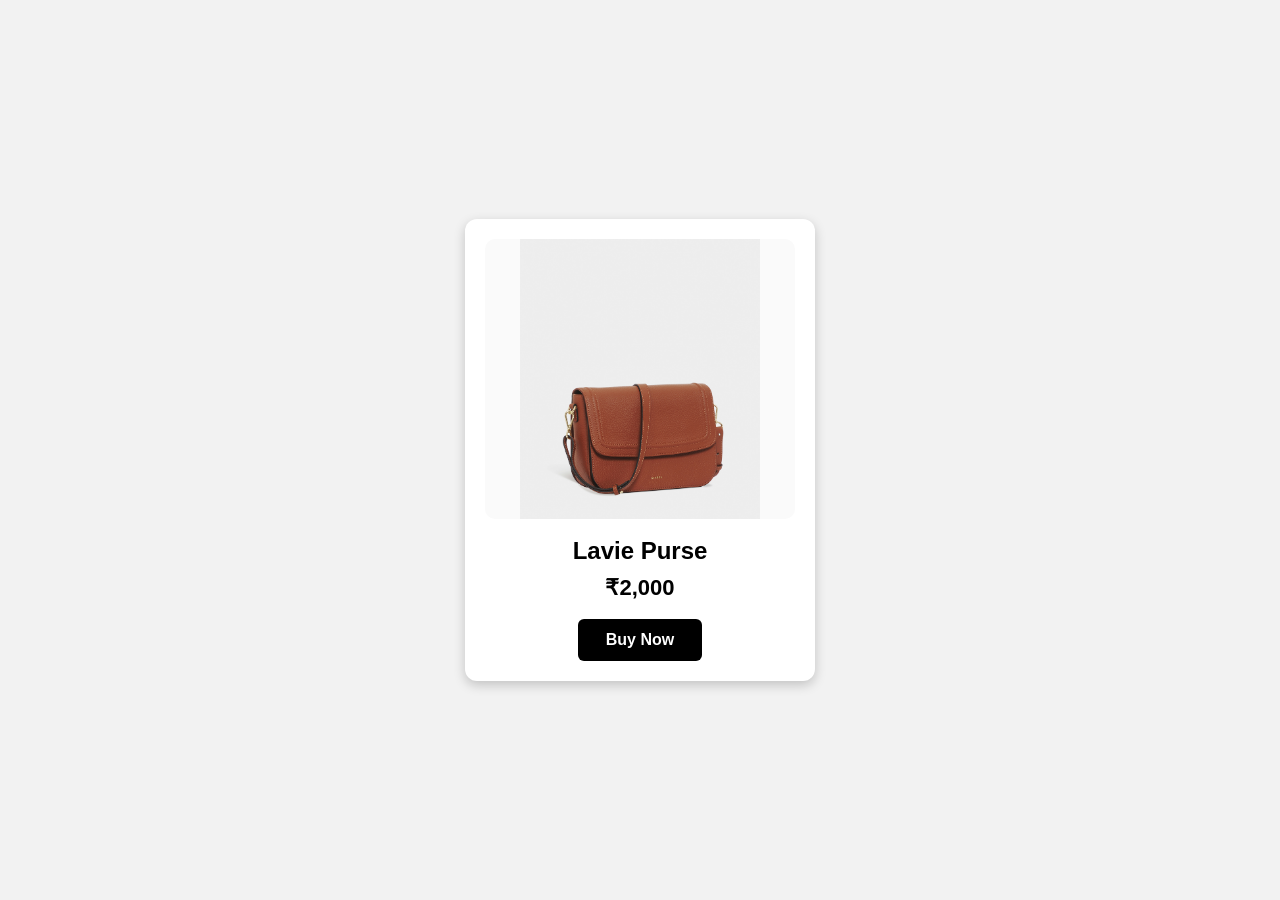
<file: CSS_Cards_task/index.html>
<!DOCTYPE html>
<html lang="en">
<head>
    <meta charset="UTF-8">
    <meta name="viewport" content="width=device-width, initial-scale=1.0">
    <title>Product Card</title>
    <link rel="stylesheet" href="style.css">
</head>
<body>
    <div class="productCard">
        <div class="imageContainer">
            <img src="./purse.jpg" alt="Lavie Purse">
        </div>
        <h2>Lavie Purse</h2>
        <p class="price">₹2,000</p>
        <button>Buy Now</button>
    </div>
</body>
</html>
</file>
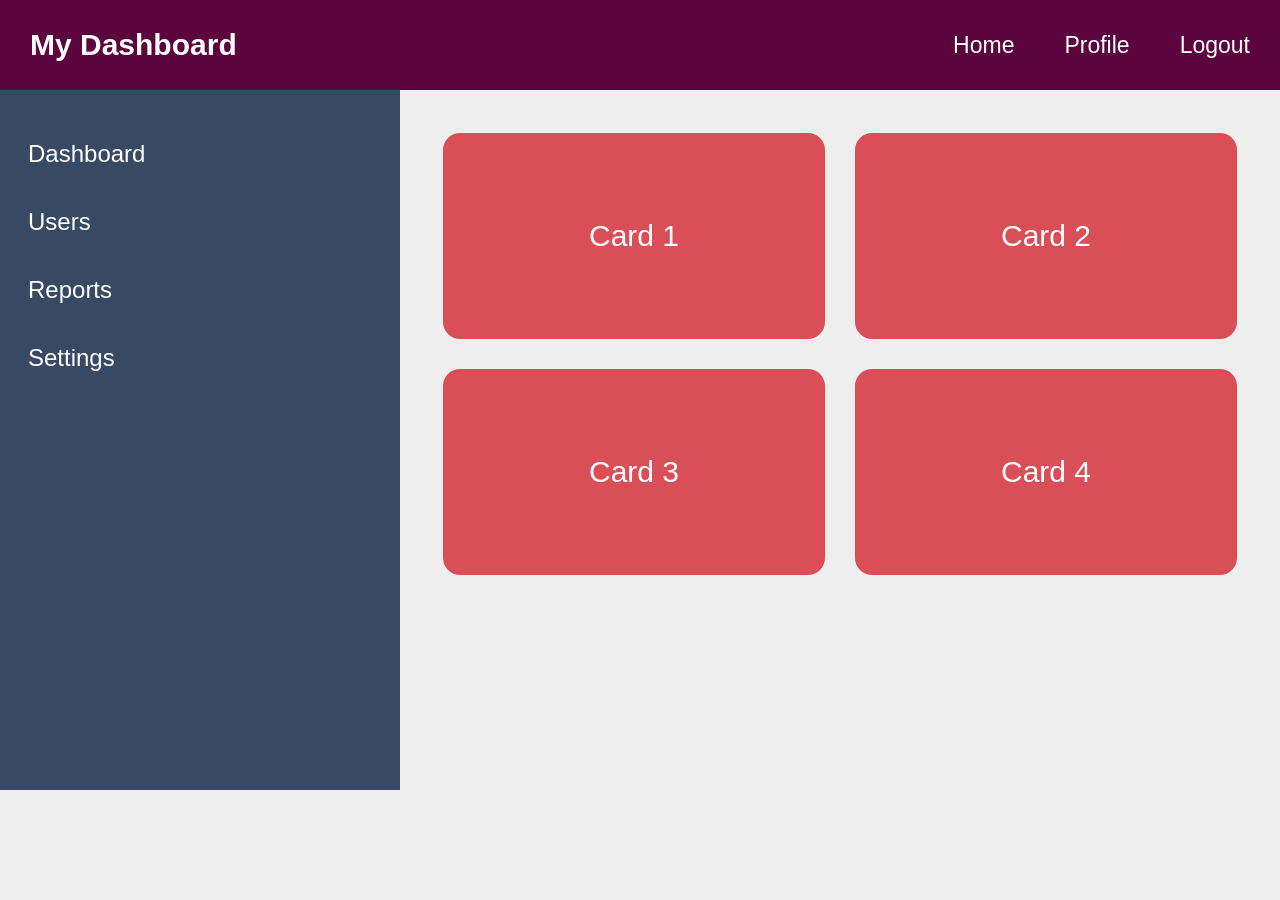
<file: CSS_flexbox_task/index.html>
<!DOCTYPE html>
<html lang="en">
<head>
    <meta charset="UTF-8">
    <meta name="viewport" content="width=device-width, initial-scale=1.0">
    <title>CSS FlexBox</title>
    <link rel="stylesheet" href="style.css">
</head>
<body>
    <!-- Header and Navbar-->
    <div class="header">
        <div class="logo">
            My Dashboard
        </div>
        <div class="navbar">
            <a href="#">Home</a>
            <a href="#">Profile</a>
            <a href="#">Logout</a>
        </div>
    </div>
    <div class="main-container">
        <!-- Sidebar -->
        <div class="sidebar">
            <a href="#">Dashboard</a>
            <a href="#">Users</a>
            <a href="#">Reports</a>
            <a href="#">Settings</a>
        </div>
        <!-- Cards -->
        <div class="content">
            <div class="cards">
                <div class="card">
                    Card 1
                </div>
                <div class="card">
                    Card 2
                </div>
                <div class="card">
                    Card 3
                </div>
                <div class="card">
                    Card 4
                </div>
            </div>
        </div>
    </div>
</body>
</html>
</file>
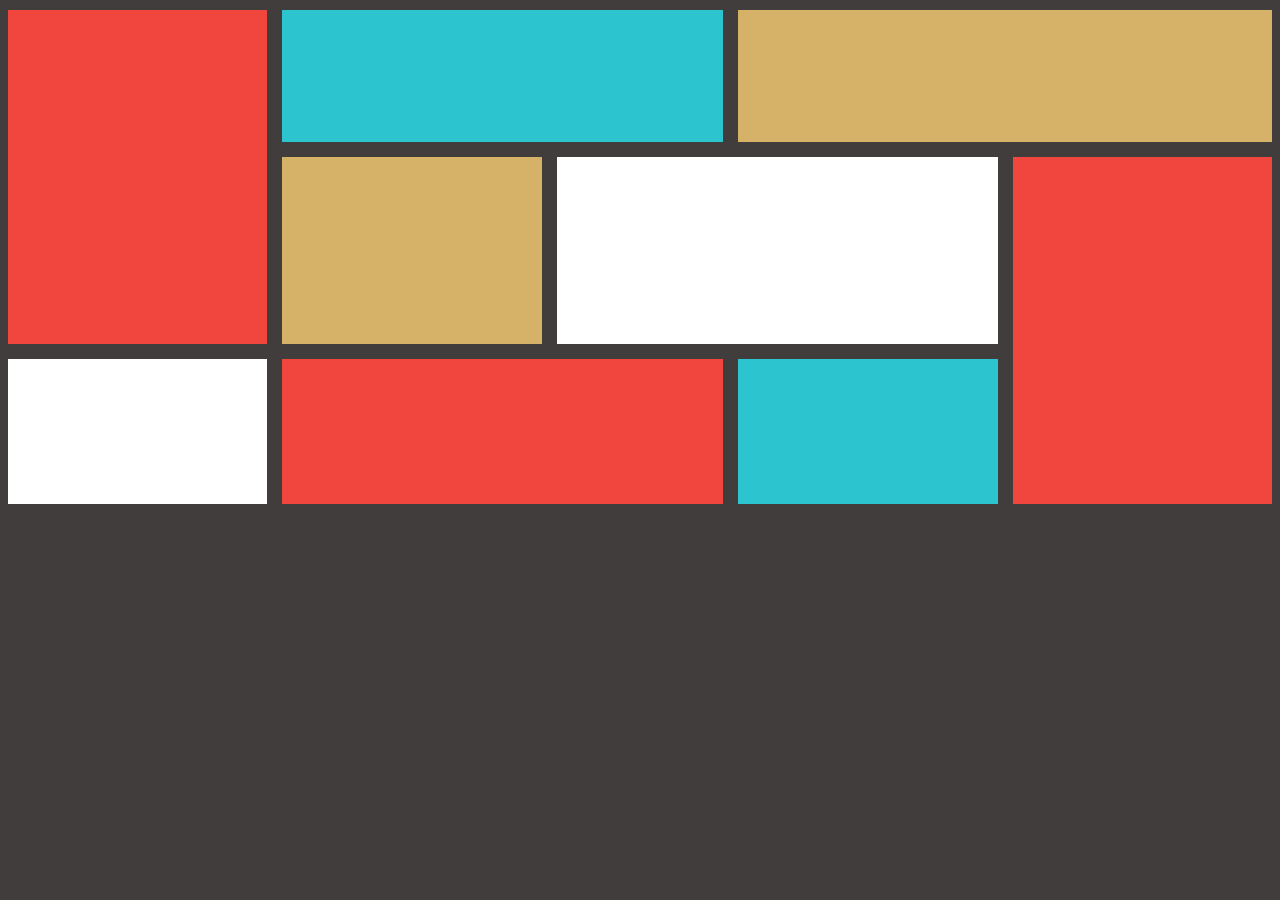
<file: CSS_Grid_Task/index.html>
<!DOCTYPE html>
<html lang="en">
<head>
    <meta charset="UTF-8">
    <meta name="viewport" content="width=device-width, initial-scale=1.0">
    <title>Grid Layout</title>
    <link rel="stylesheet" href="style.css">
</head>

<body>
    <div class="container">
        <div class="box red red1"></div>
        <div class="box cyan cyan1"></div>
        <div class="box gold gold1"></div>
        <div class="box white white1"></div>
        <div class="box gold gold2"></div>
        <div class="box white white2"></div>
        <div class="box red red2"></div>
        <div class="box red red3"></div>
        <div class="box cyan cyan2"></div>
        <div class="box red red4"></div>
    </div>

</body>
</html>
</file>
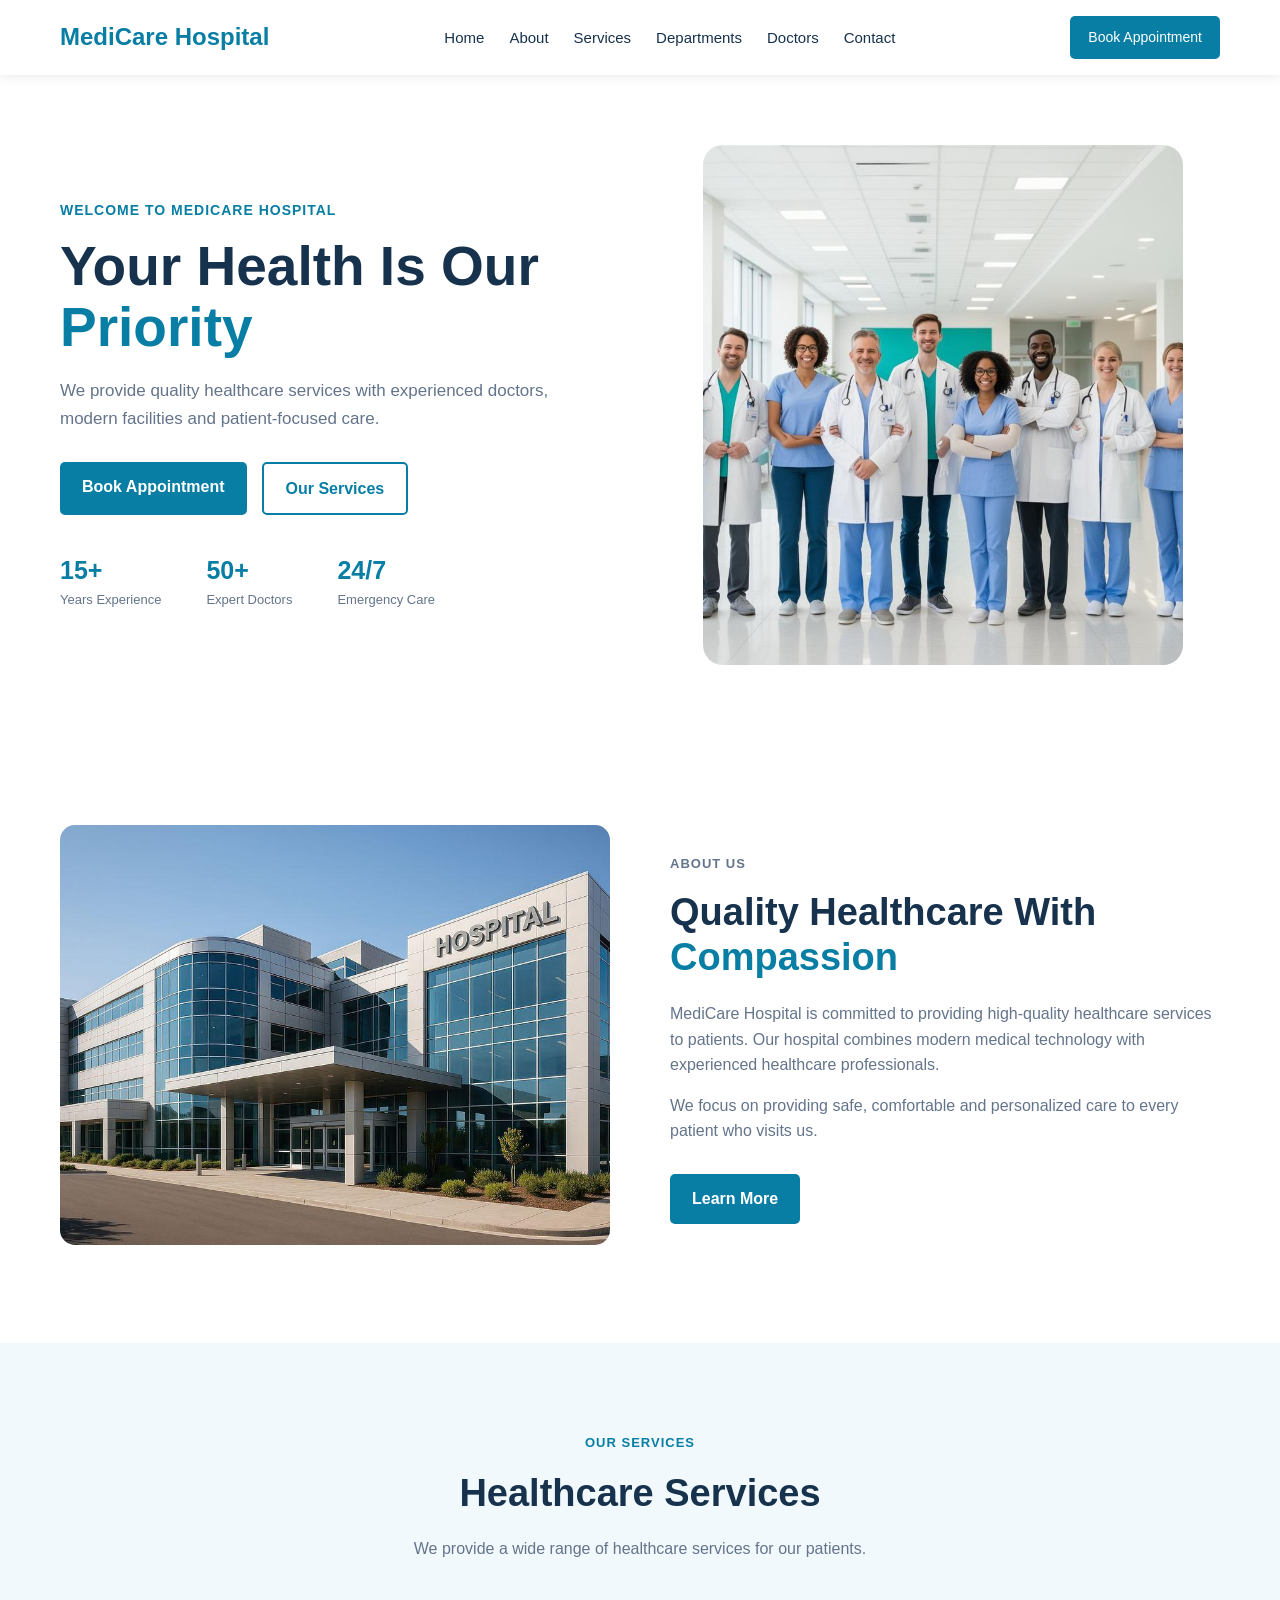
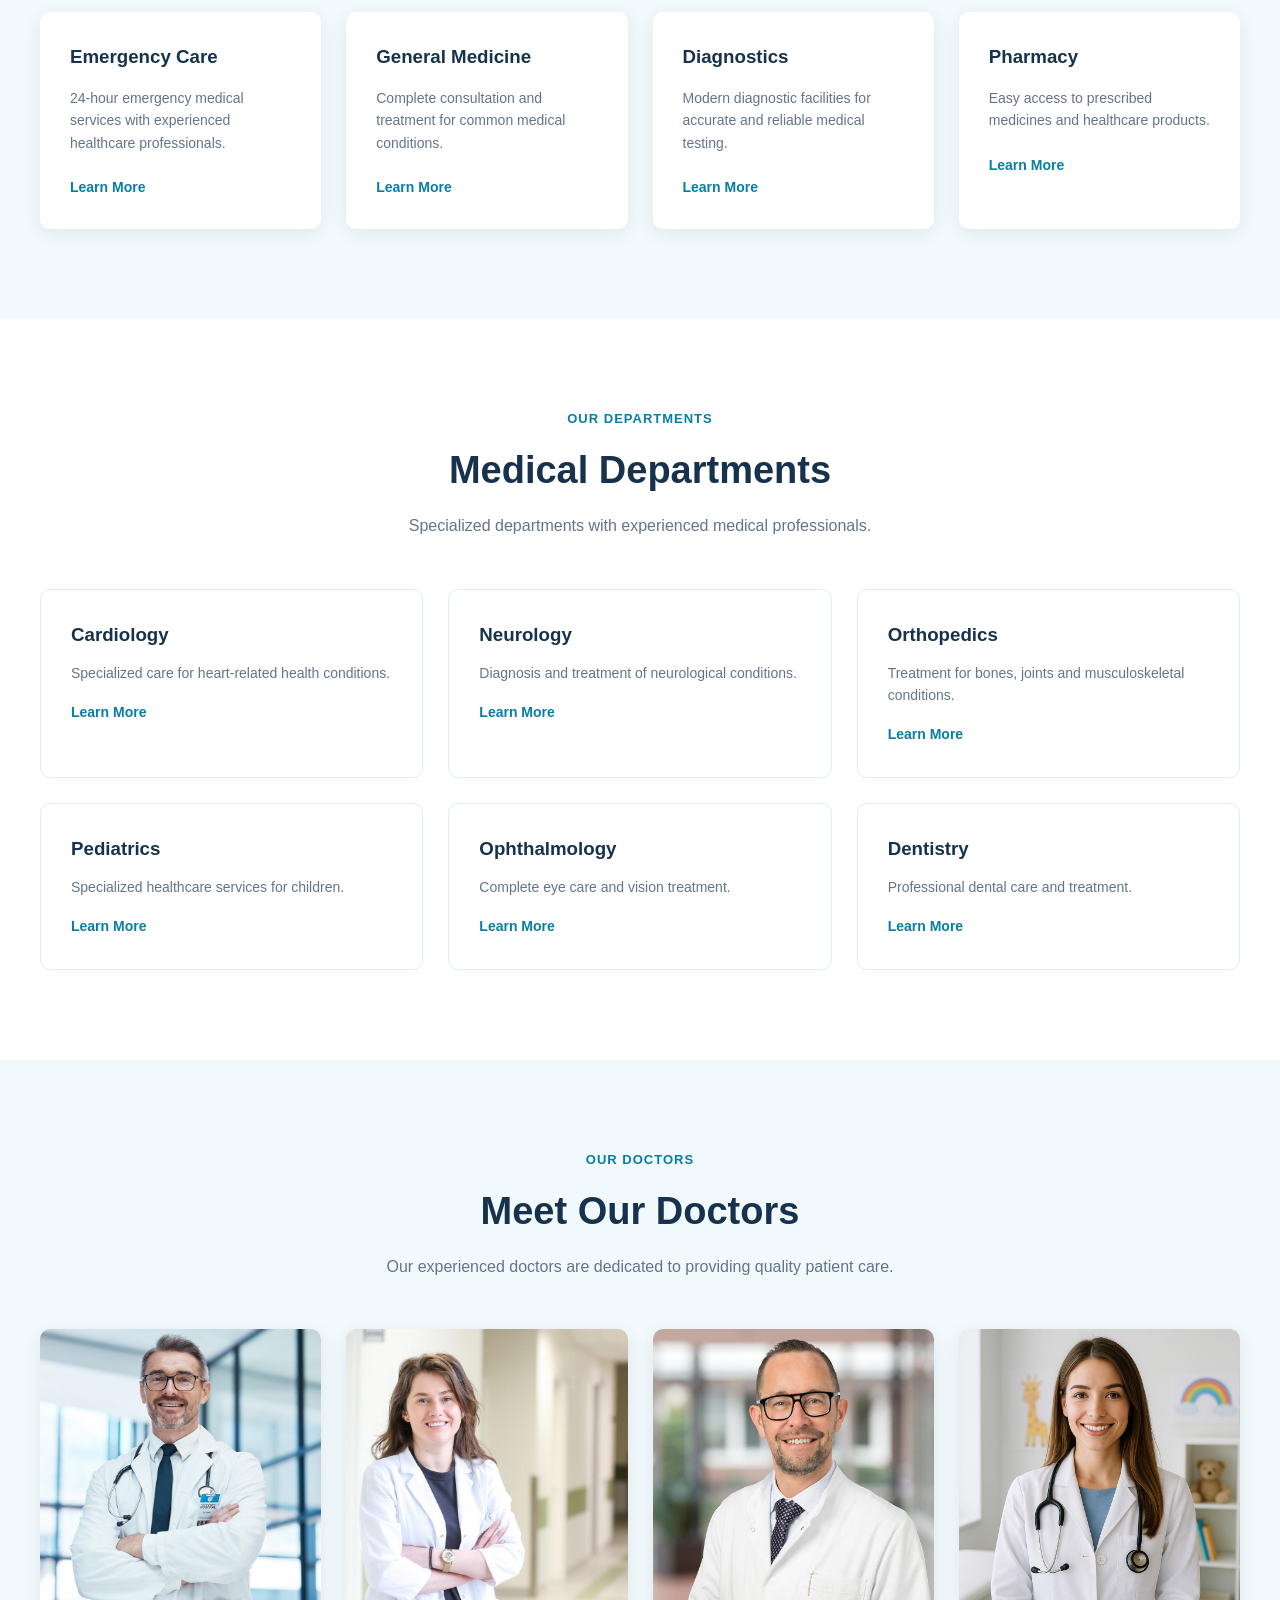
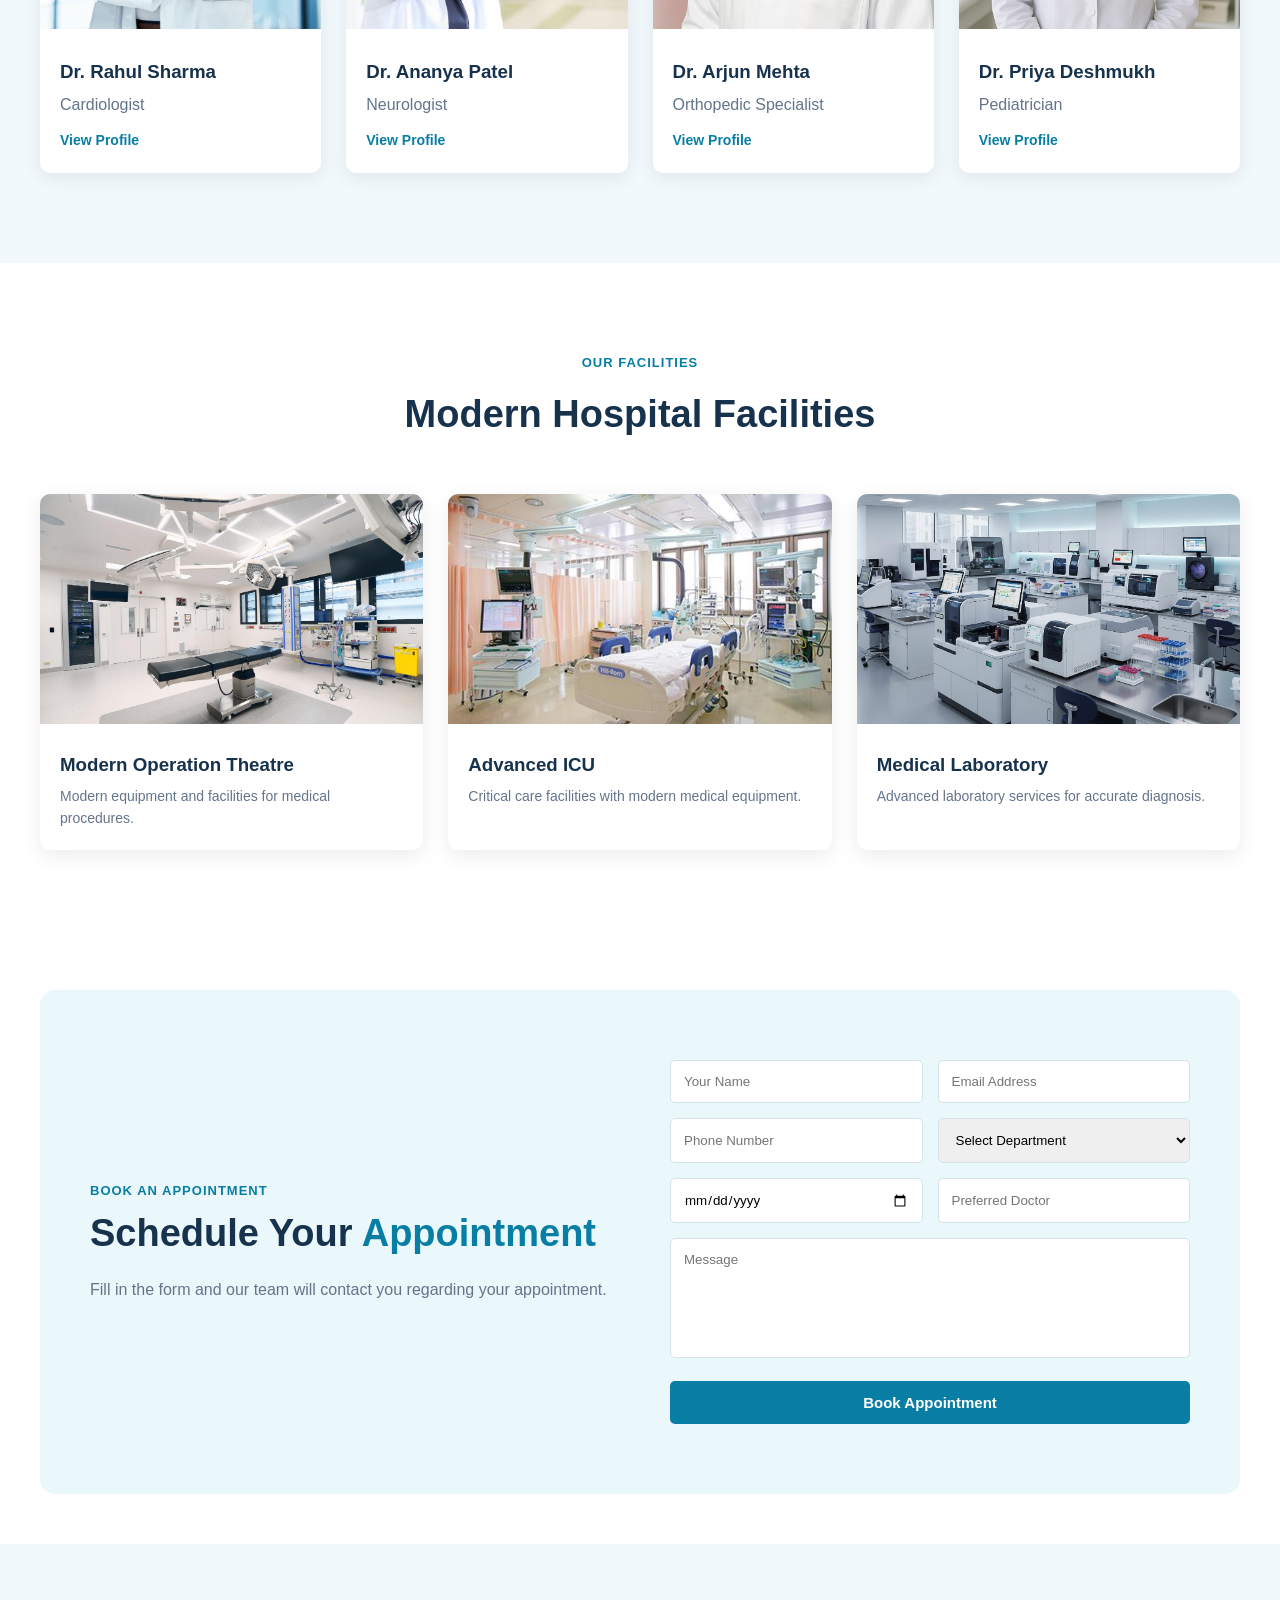
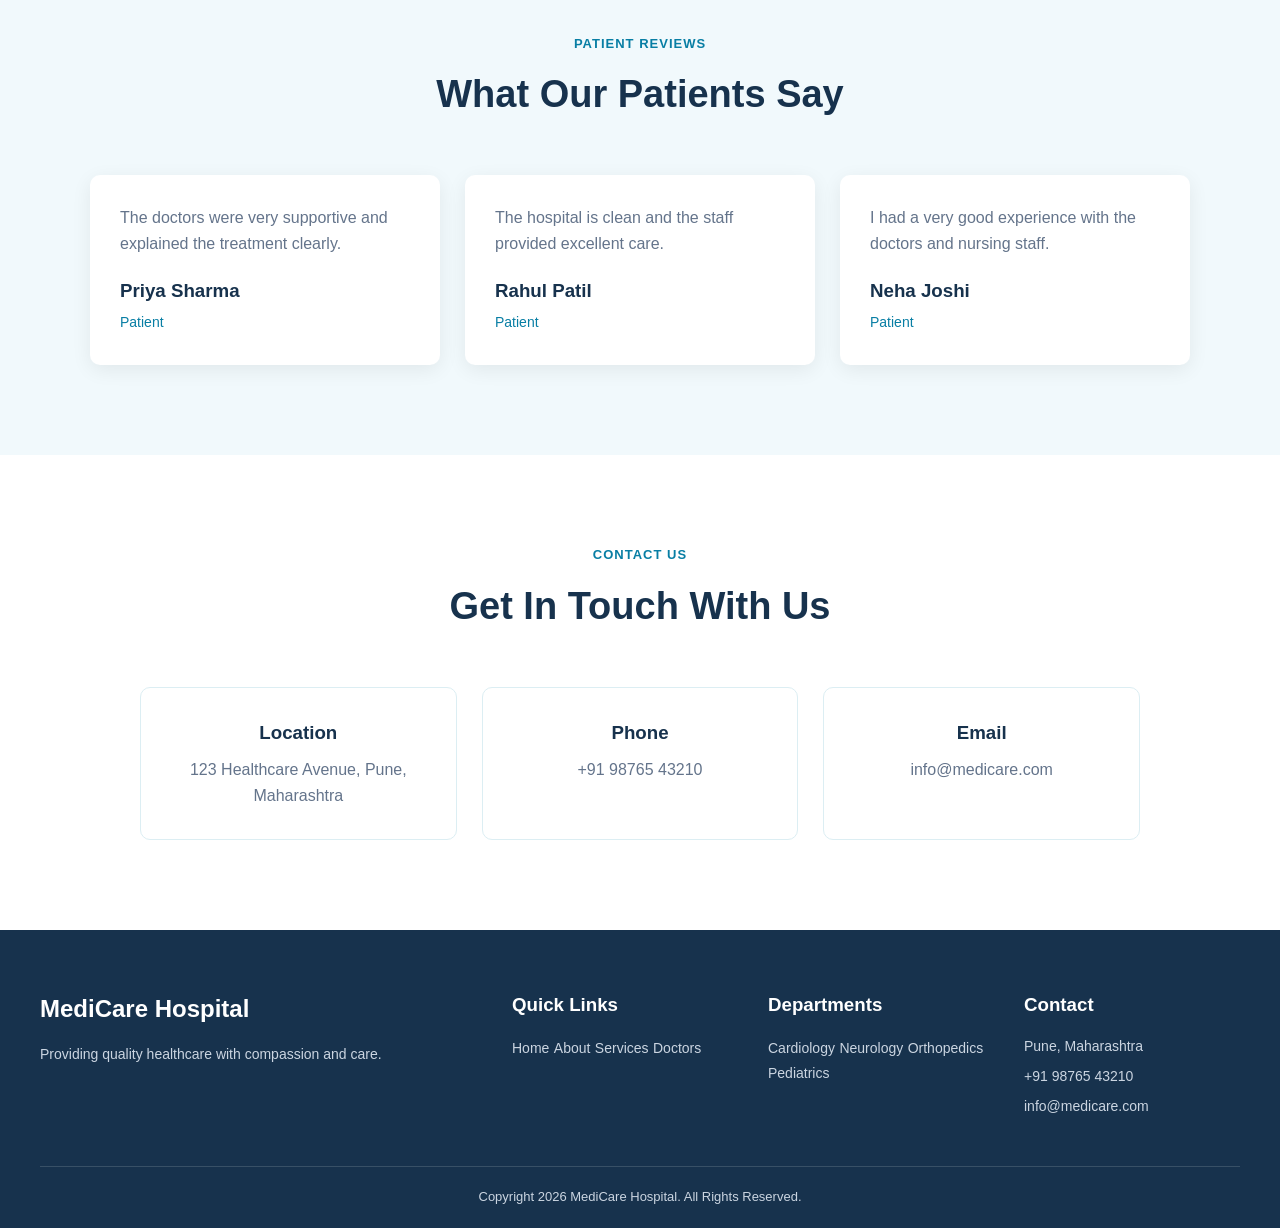
<file: HTML_CSS_Website_Task/index.html>
<!DOCTYPE html>
<html lang="en">
<head>
    <meta charset="UTF-8">
    <meta name="viewport" content="width=device-width, initial-scale=1.0">
    <title>MediCare Hospital</title>
    <link rel="stylesheet" href="style.css">
</head>
<body>
    <!-- Navigation Bar -->
    <header class="header">
        <nav class="navbar">
            <h2 class="logo">MediCare Hospital</h2>
            <ul class="nav-links">
                <li><a href="#home">Home</a></li>
                <li><a href="#about">About</a></li>
                <li><a href="#services">Services</a></li>
                <li><a href="#departments">Departments</a></li>
                <li><a href="#doctors">Doctors</a></li>
                <li><a href="#contact">Contact</a></li>
            </ul>
            <a href="#appointment" class="appointment-button">
                Book Appointment
            </a>
        </nav>
    </header>
    <!-- Hero Section -->
    <section class="hero" id="home">
        <div class="hero-content">
            <p class="small-heading">WELCOME TO MEDICARE HOSPITAL</p>
            <h1>
                Your Health Is Our
                <span>Priority</span>
            </h1>
            <p>
                We provide quality healthcare services with
                experienced doctors, modern facilities and
                patient-focused care.
            </p>
            <div class="hero-buttons">
                <a href="#appointment" class="primary-button">
                    Book Appointment
                </a>
                <a href="#services" class="secondary-button">
                    Our Services
                </a>
            </div>
            <div class="hospital-info">
                <div>
                    <h3>15+</h3>
                    <p>Years Experience</p>
                </div>
                <div>
                    <h3>50+</h3>
                    <p>Expert Doctors</p>
                </div>
                <div>
                    <h3>24/7</h3>
                    <p>Emergency Care</p>
                </div>
            </div>
        </div>
        <div class="hero-image">
            <img src="Assets/hero-doctor.jpg"
                 alt="Doctor">
        </div>
    </section>
    <!-- About Section -->
    <section class="about" id="about">
        <div class="about-image">
            <img src="Assets/hospital.jpg"
                 alt="MediCare Hospital">
        </div>
        <div class="about-content">
            <p class="section-title">ABOUT US</p>
            <h2>
                Quality Healthcare With
                <span>Compassion</span>
            </h2>
            <p>
                MediCare Hospital is committed to providing
                high-quality healthcare services to patients.
                Our hospital combines modern medical technology
                with experienced healthcare professionals.
            </p>
            <p>
                We focus on providing safe, comfortable and
                personalized care to every patient who visits us.
            </p>
            <a href="#" class="primary-button">
                Learn More
            </a>
        </div>
    </section>
    <!-- Services Section -->
    <section class="services" id="services">
        <div class="section-heading">
            <p class="section-title">OUR SERVICES</p>
            <h2>
                Healthcare Services
            </h2>
            <p>
                We provide a wide range of healthcare services
                for our patients.
            </p>
        </div>
        <div class="service-container">
            <div class="service-card">
                <h3>Emergency Care</h3>
                <p>
                    24-hour emergency medical services with
                    experienced healthcare professionals.
                </p>
                <a href="#">Learn More</a>
            </div>
            <div class="service-card">
                <h3>General Medicine</h3>
                <p>
                    Complete consultation and treatment for
                    common medical conditions.
                </p>
                <a href="#">Learn More</a>
            </div>
            <div class="service-card">
                <h3>Diagnostics</h3>
                <p>
                    Modern diagnostic facilities for accurate
                    and reliable medical testing.
                </p>
                <a href="#">Learn More</a>
            </div>
            <div class="service-card">
                <h3>Pharmacy</h3>
                <p>
                    Easy access to prescribed medicines and
                    healthcare products.
                </p>
                <a href="#">Learn More</a>
            </div>
        </div>
    </section>
    <!-- Departments Section -->
    <section class="departments" id="departments">
        <div class="section-heading">
            <p class="section-title">OUR DEPARTMENTS</p>
            <h2>Medical Departments</h2>
            <p>
                Specialized departments with experienced
                medical professionals.
            </p>
        </div>
        <div class="department-container">
            <div class="department-card">
                <h3>Cardiology</h3>
                <p>
                    Specialized care for heart-related
                    health conditions.
                </p>
                <a href="#">Learn More</a>
            </div>
            <div class="department-card">
                <h3>Neurology</h3>
                <p>
                    Diagnosis and treatment of neurological
                    conditions.
                </p>
                <a href="#">Learn More</a>
            </div>
            <div class="department-card">
                <h3>Orthopedics</h3>
                <p>
                    Treatment for bones, joints and
                    musculoskeletal conditions.
                </p>
                <a href="#">Learn More</a>
            </div>
            <div class="department-card">
                <h3>Pediatrics</h3>
                <p>
                    Specialized healthcare services for
                    children.
                </p>
                <a href="#">Learn More</a>
            </div>
            <div class="department-card">
                <h3>Ophthalmology</h3>
                <p>
                    Complete eye care and vision treatment.
                </p>
                <a href="#">Learn More</a>
            </div>
            <div class="department-card">
                <h3>Dentistry</h3>
                <p>
                    Professional dental care and treatment.
                </p>
                <a href="#">Learn More</a>
            </div>
        </div>
    </section>
    <!-- Doctors Section -->
    <section class="doctors" id="doctors">
        <div class="section-heading">
            <p class="section-title">OUR DOCTORS</p>
            <h2>Meet Our Doctors</h2>
            <p>
                Our experienced doctors are dedicated to
                providing quality patient care.
            </p>
        </div>
        <div class="doctor-container">
            <div class="doctor-card">
                <img src="Assets/doctor-1.jpg"
                     alt="Doctor">
                <div class="doctor-details">
                    <h3>Dr. Rahul Sharma</h3>
                    <p>Cardiologist</p>
                    <a href="#">View Profile</a>
                </div>
            </div>
            <div class="doctor-card">
                <img src="Assets/doctor-2.jpg"
                     alt="Doctor">
                <div class="doctor-details">
                    <h3>Dr. Ananya Patel</h3>
                    <p>Neurologist</p>
                    <a href="#">View Profile</a>
                </div>
            </div>
            <div class="doctor-card">
                <img src="Assets/doctor-3.jpg"
                     alt="Doctor">
                <div class="doctor-details">
                    <h3>Dr. Arjun Mehta</h3>
                    <p>Orthopedic Specialist</p>
                    <a href="#">View Profile</a>
                </div>
            </div>
            <div class="doctor-card">
                <img src="Assets/doctor-4.jpg"
                     alt="Doctor">
                <div class="doctor-details">
                    <h3>Dr. Priya Deshmukh</h3>
                    <p>Pediatrician</p>
                    <a href="#">View Profile</a>
                </div>
            </div>
        </div>
    </section>
    <!-- Facilities Section -->
    <section class="facilities">
        <div class="section-heading">
            <p class="section-title">OUR FACILITIES</p>
            <h2>Modern Hospital Facilities</h2>
        </div>
        <div class="facility-container">
            <div class="facility-card">
                <img src="Assets/facility-1.jpg"
                     alt="Operation Theatre">
                <h3>Modern Operation Theatre</h3>
                <p>
                    Modern equipment and facilities for
                    medical procedures.
                </p>
            </div>
            <div class="facility-card">
                <img src="Assets/facility-2.jpg"
                     alt="ICU">
                <h3>Advanced ICU</h3>
                <p>
                    Critical care facilities with
                    modern medical equipment.
                </p>
            </div>
            <div class="facility-card">
                <img src="Assets/facility-3.jpg"
                     alt="Laboratory">
                <h3>Medical Laboratory</h3>
                <p>
                    Advanced laboratory services for
                    accurate diagnosis.
                </p>
            </div>
        </div>
    </section>
    <!-- Appointment Section -->
    <section class="appointment" id="appointment">
        <div class="appointment-content">
            <p class="section-title">BOOK AN APPOINTMENT</p>
            <h2>
                Schedule Your
                <span>Appointment</span>
            </h2>
            <p>
                Fill in the form and our team will contact
                you regarding your appointment.
            </p>
        </div>
        <form class="appointment-form">
            <div class="form-row">
                <input type="text"
                       placeholder="Your Name">
                <input type="email"
                       placeholder="Email Address">
            </div>
            <div class="form-row">
                <input type="tel"
                       placeholder="Phone Number">
                <select>
                    <option>Select Department</option>
                    <option>Cardiology</option>
                    <option>Neurology</option>
                    <option>Orthopedics</option>
                    <option>Pediatrics</option>
                </select>
            </div>
            <div class="form-row">
                <input type="date">
                <input type="text"
                       placeholder="Preferred Doctor">
            </div>
            <textarea
                placeholder="Message"></textarea>
            <button type="submit">
                Book Appointment
            </button>
        </form>
    </section>
    <!-- Testimonials Section -->
    <section class="testimonials">
        <div class="section-heading">
            <p class="section-title">PATIENT REVIEWS</p>
            <h2>What Our Patients Say</h2>
        </div>
        <div class="testimonial-container">
            <div class="testimonial-card">
                <p>
                    The doctors were very supportive and
                    explained the treatment clearly.
                </p>
                <h3>Priya Sharma</h3>
                <span>Patient</span>
            </div>
            <div class="testimonial-card">
                <p>
                    The hospital is clean and the staff
                    provided excellent care.
                </p>
                <h3>Rahul Patil</h3>
                <span>Patient</span>
            </div>
            <div class="testimonial-card">
                <p>
                    I had a very good experience with the
                    doctors and nursing staff.
                </p>
                <h3>Neha Joshi</h3>
                <span>Patient</span>
            </div>
        </div>
    </section>
    <!-- Contact Section -->
    <section class="contact" id="contact">
        <div class="section-heading">
            <p class="section-title">CONTACT US</p>
            <h2>Get In Touch With Us</h2>
        </div>
        <div class="contact-container">
            <div class="contact-card">
                <h3>Location</h3>
                <p>
                    123 Healthcare Avenue,
                    Pune, Maharashtra
                </p>
            </div>
            <div class="contact-card">
                <h3>Phone</h3>
                <p>
                    +91 98765 43210
                </p>
            </div>
            <div class="contact-card">
                <h3>Email</h3>
                <p>
                    info@medicare.com
                </p>
            </div>
        </div>
    </section>
    <!-- Footer -->
    <footer class="footer">
        <div class="footer-container">
            <div>
                <h2>MediCare Hospital</h2>
                <p>
                    Providing quality healthcare with
                    compassion and care.
                </p>
            </div>
            <div>
                <h3>Quick Links</h3>
                <a href="#home">Home</a>
                <a href="#about">About</a>
                <a href="#services">Services</a>
                <a href="#doctors">Doctors</a>
            </div>
            <div>
                <h3>Departments</h3>
                <a href="#departments">Cardiology</a>
                <a href="#departments">Neurology</a>
                <a href="#departments">Orthopedics</a>
                <a href="#departments">Pediatrics</a>
            </div>
            <div>
                <h3>Contact</h3>
                <p>Pune, Maharashtra</p>
                <p>+91 98765 43210</p>
                <p>info@medicare.com</p>
            </div>
        </div>
        <div class="footer-bottom">
            <p>
                Copyright 2026 MediCare Hospital.
                All Rights Reserved.
            </p>
        </div>
    </footer>
</body>
</html>
</file>
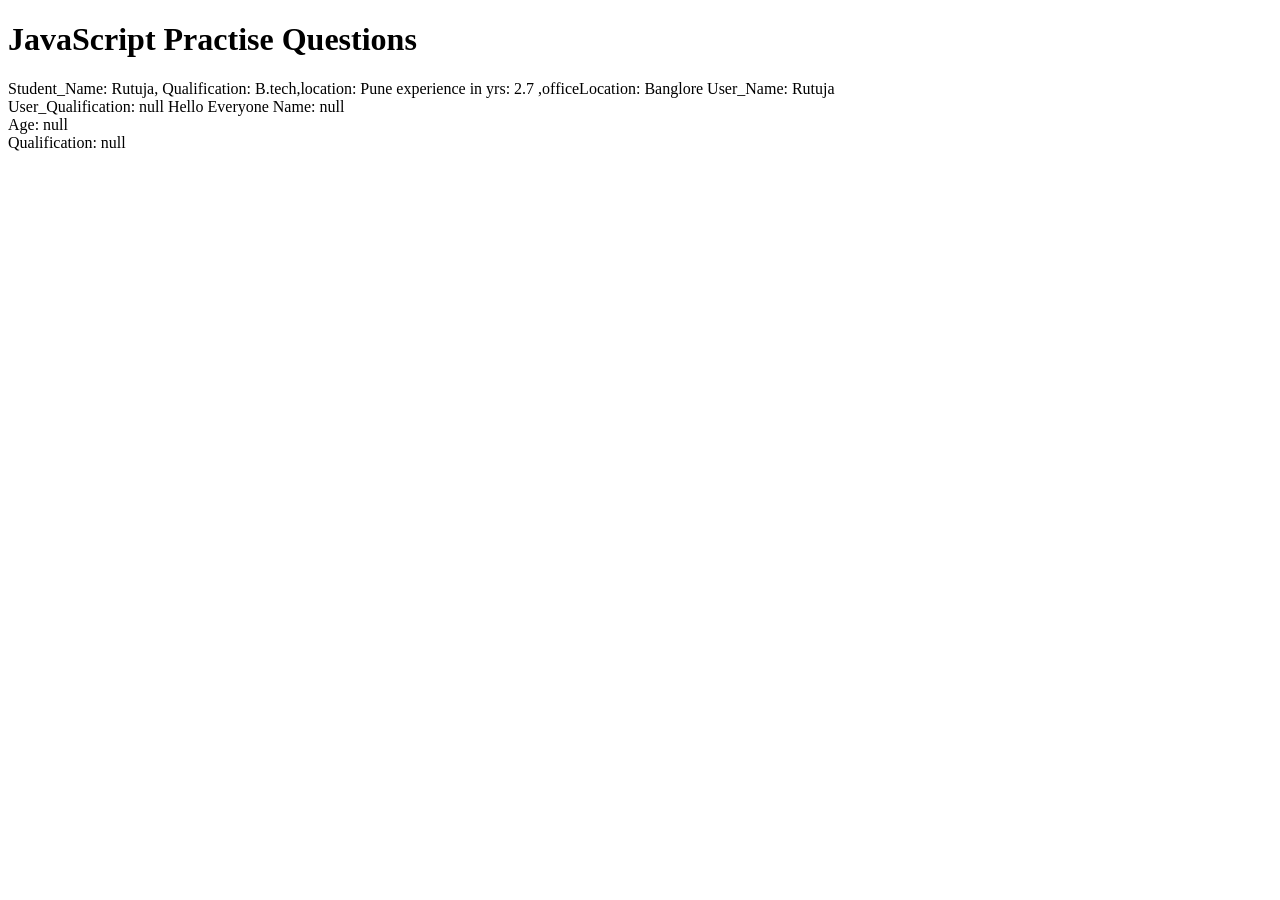
<file: JavaScript_Task/index.html>
<!DOCTYPE html>
<html lang="en">
<head>
    <meta charset="UTF-8">
    <meta name="viewport" content="width=device-width, initial-scale=1.0">
    <title>JavaScript Practise</title>
</head>
<body>
    <h1>JavaScript Practise Questions</h1>
    <script src="script.js"></script>
</body>
</html>
</file>
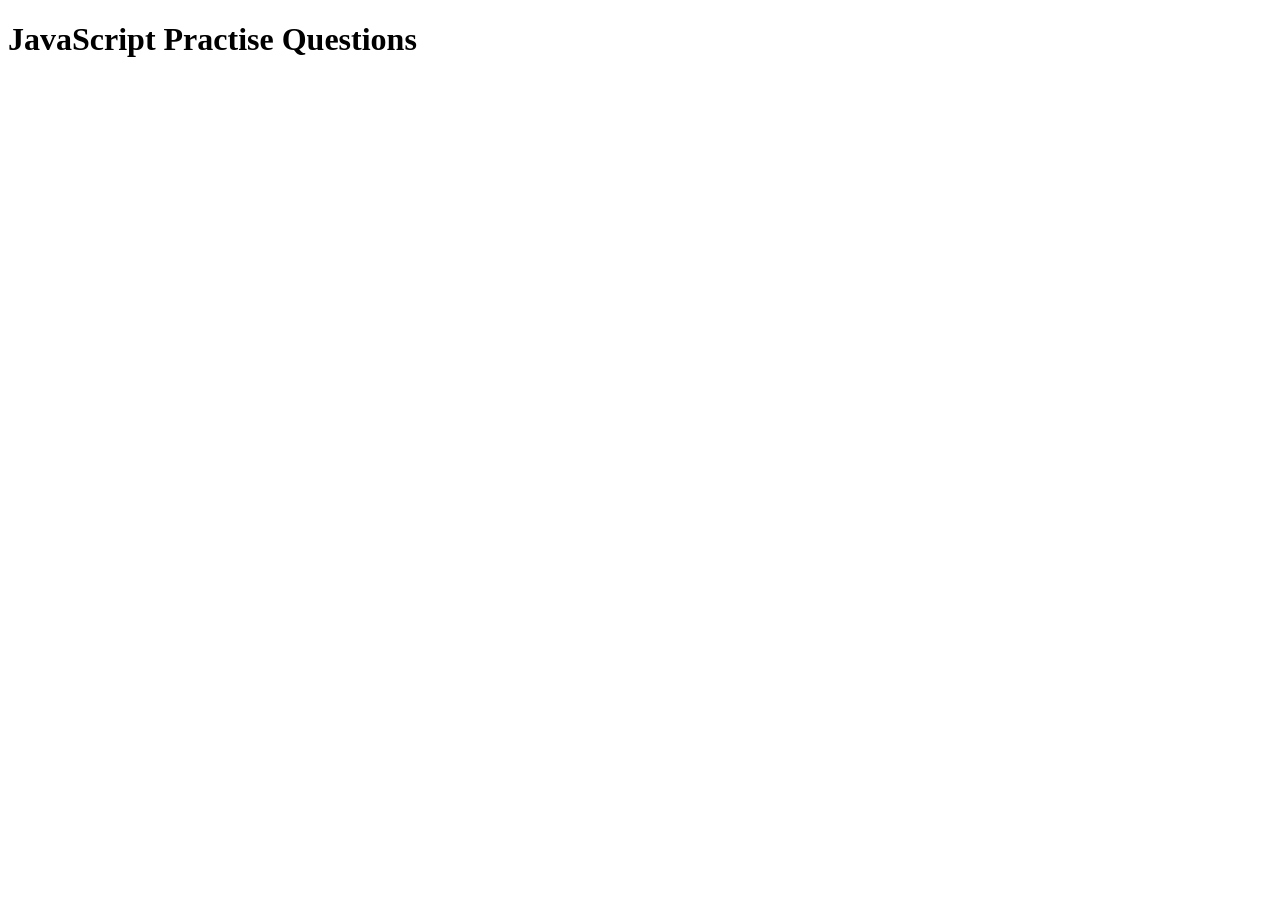
<file: JavaScript_Task2/index.html>
<!DOCTYPE html>
<html lang="en">
<head>
    <meta charset="UTF-8">
    <meta name="viewport" content="width=device-width, initial-scale=1.0">
    <title>JavaScript Practise Questions task2</title>
</head>
<body>
    <h1>JavaScript Practise Questions</h1>
    <script src="script.js"></script>
</body>
</html>
</file>
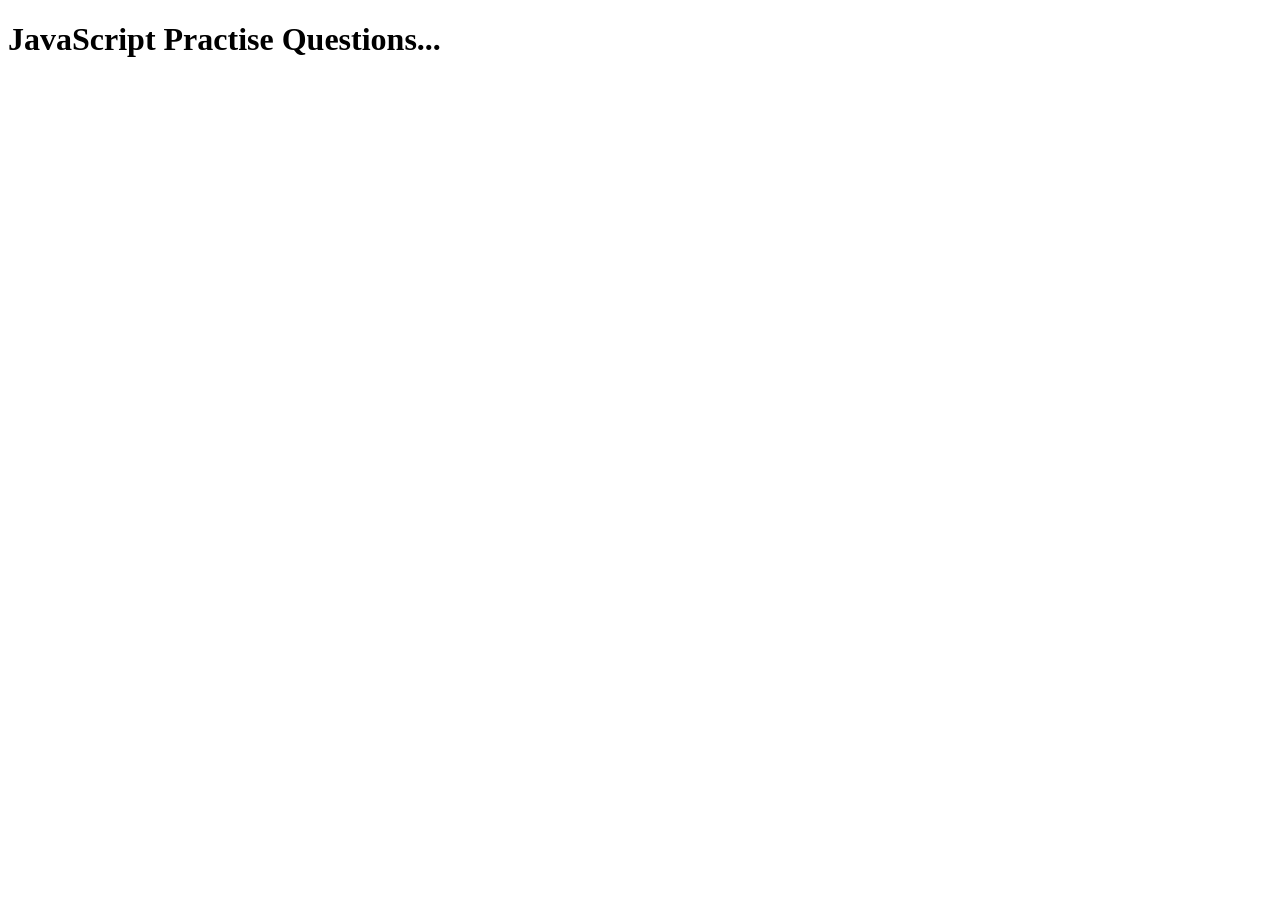
<file: JavaScript_Task3/index.html>
<!DOCTYPE html>
<html lang="en">
<head>
    <meta charset="UTF-8">
    <meta name="viewport" content="width=device-width, initial-scale=1.0">
    <title>JavaScript</title>
</head>
<body>
    <h1>JavaScript Practise Questions...</h1>
    <script src="script.js"></script>
</body>
</html>
</file>
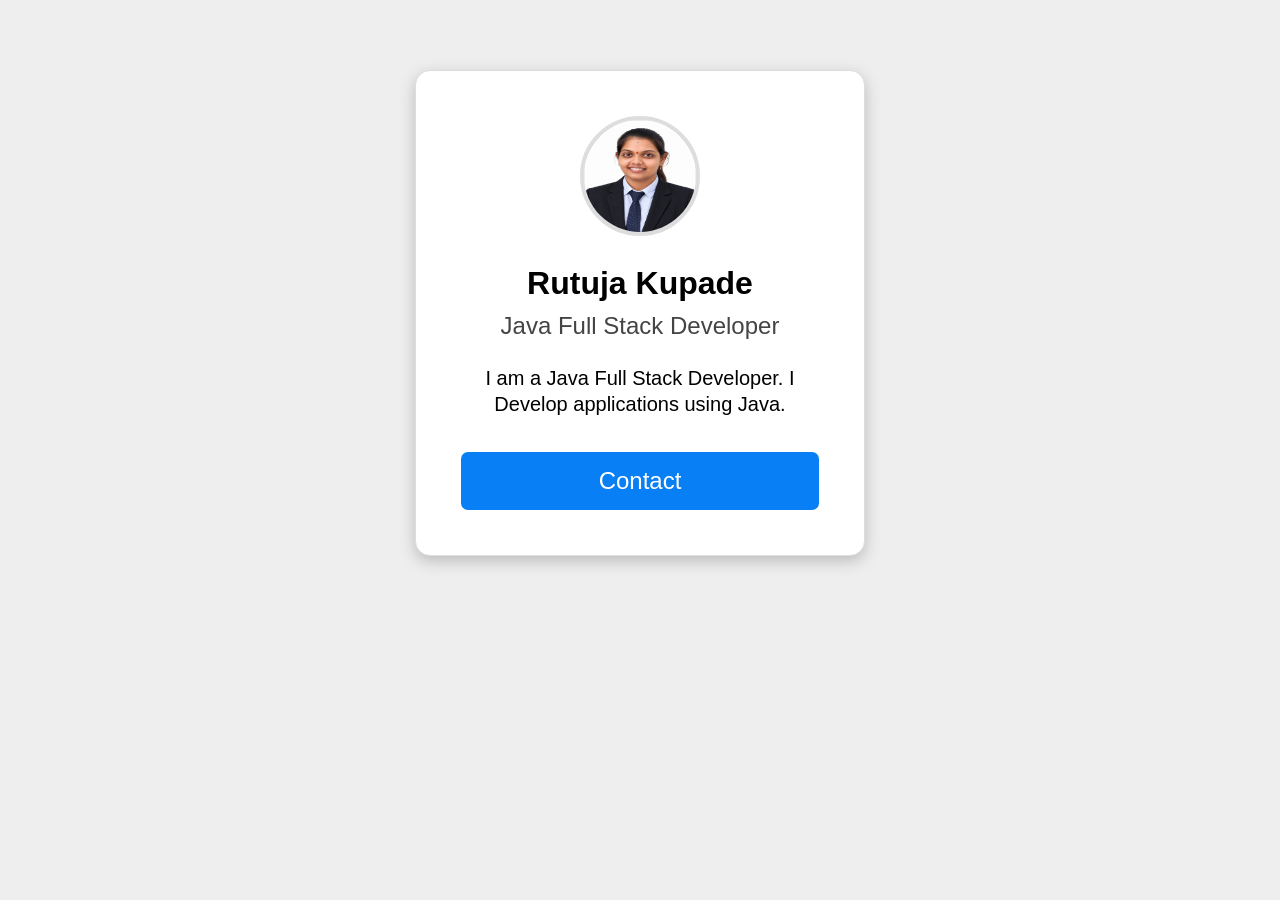
<file: CSS_Box_Model_task/EmpId/index.html>
<!DOCTYPE html>
<html lang="en">
<head>
    <meta charset="UTF-8">
    <meta name="viewport" content="width=device-width, initial-scale=1.0">
    <title>Profile Card</title>
    <link rel="stylesheet" href="style.css">
</head>

<body>

    <div class="profile-card">

        <img src="./RutujaK.jpg"
             alt="Profile Picture"
             class="profile-image">

        <h1>Rutuja Kupade</h1>

        <h2>Java Full Stack Developer</h2>

        <p>
            I am a Java Full Stack Developer. I Develop applications using Java.
        </p>

        <button>Contact</button>

    </div>

</body>
</html>
</file>
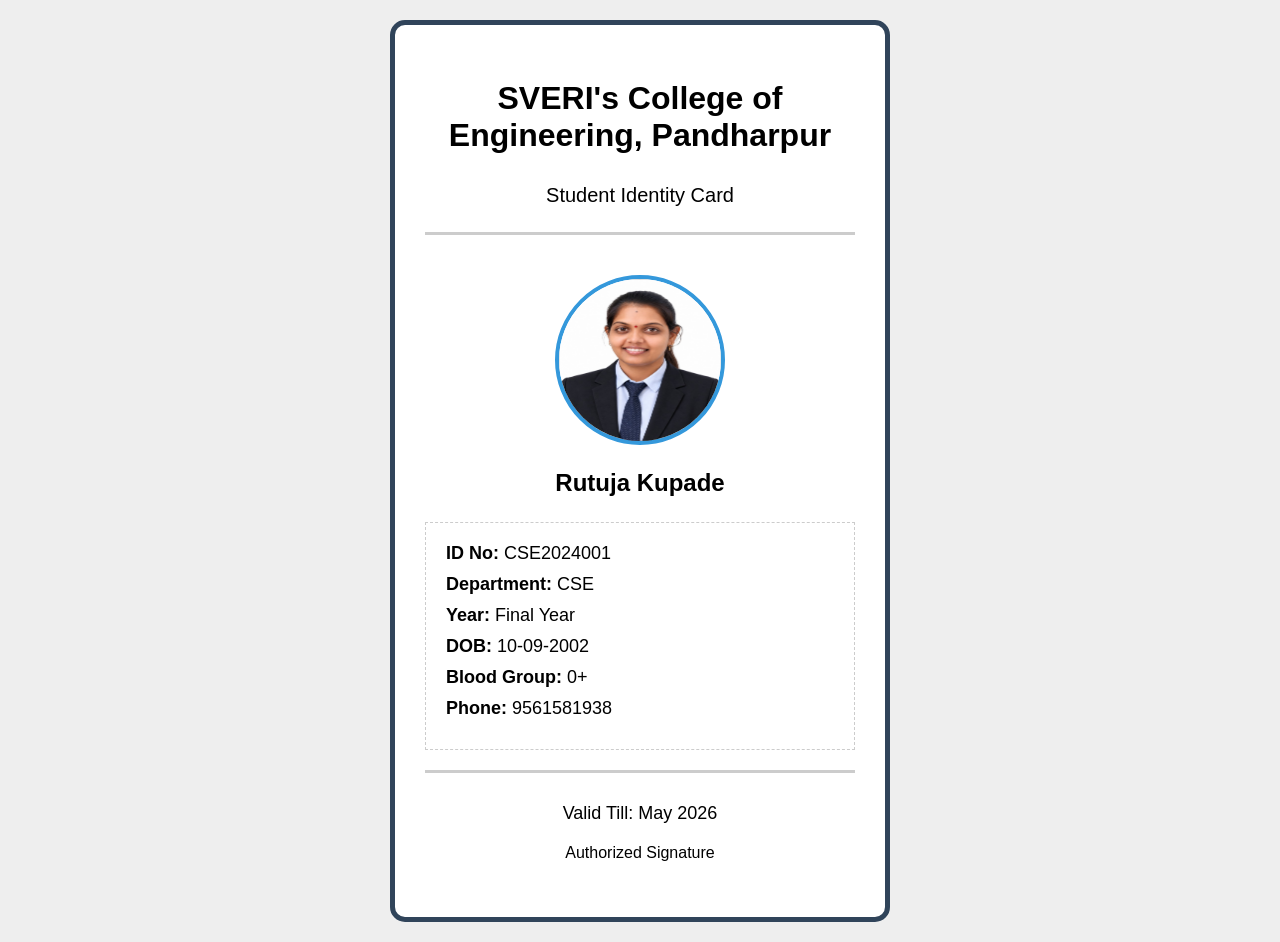
<file: CSS_Box_Model_task/StudentId/index.html>
<!DOCTYPE html>
<html lang="en">
<head>
    <meta charset="UTF-8">
    <meta name="viewport" content="width=device-width, initial-scale=1.0">
    <title>Student ID Card</title>
    <link rel="stylesheet" href="style.css">
</head>

<body>

    <div class="id-card">

        <h1>SVERI's College of Engineering, Pandharpur</h1>

        <p class="card-title">Student Identity Card</p>

        <hr>

        <img src="./RutujaK.jpg"
             alt="Student Photo"
             class="student-image">

        <h2>Rutuja Kupade</h2>

        <div class="student-details">

            <p><strong>ID No:</strong> CSE2024001</p>

            <p><strong>Department:</strong> CSE</p>

            <p><strong>Year:</strong> Final Year</p>

            <p><strong>DOB:</strong> 10-09-2002</p>

            <p><strong>Blood Group:</strong> 0+</p>

            <p><strong>Phone:</strong> 9561581938</p>

        </div>

        <hr>

        <p class="valid">Valid Till: May 2026</p>

        <p>Authorized Signature</p>

    </div>

</body>
</html>
</file>
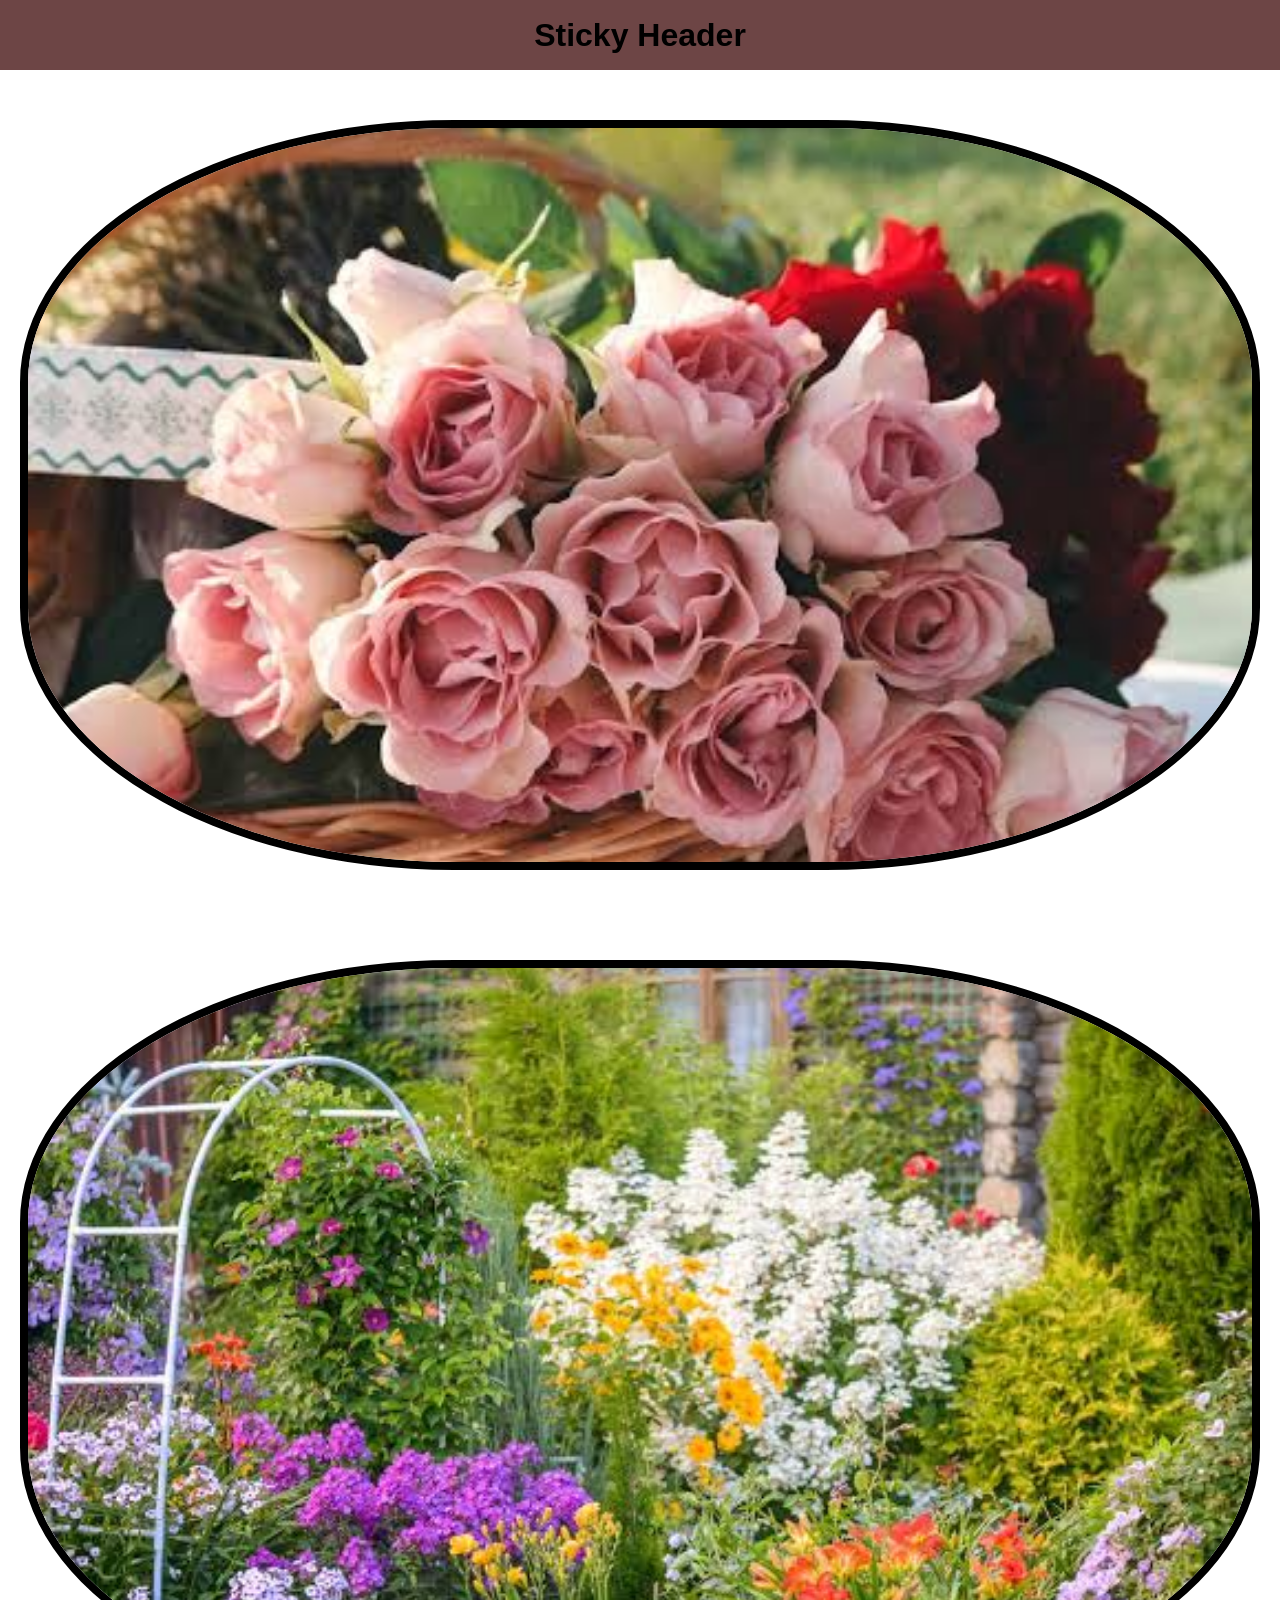
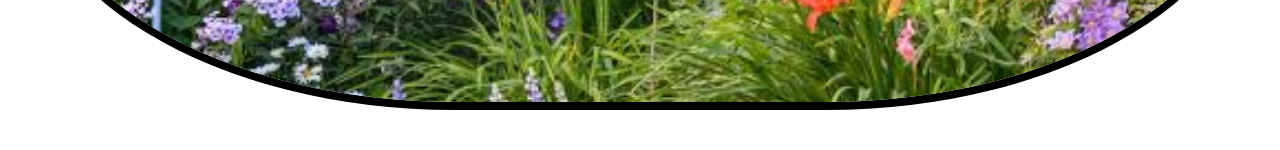
<file: CSS_Positioning_task/task1/index.html>
<!DOCTYPE html>
<html lang="en">
<head>
    <meta charset="UTF-8">
    <meta name="viewport" content="width=device-width, initial-scale=1.0">
    <title>CSS Positions</title>
    <link rel="stylesheet" href="style.css">
</head>
<body>
    <!--Sticky header-->
     <header class="header">
        <h1>Sticky Header</h1>
    </header>
     <section class="image-section">
        <img src="./image1.jpg" alt="First Image">
    </section>
    <section class="image-section">
        <img src="./image2.jpg" alt="Second Image">
    </section>
</body>
</html>
</file>
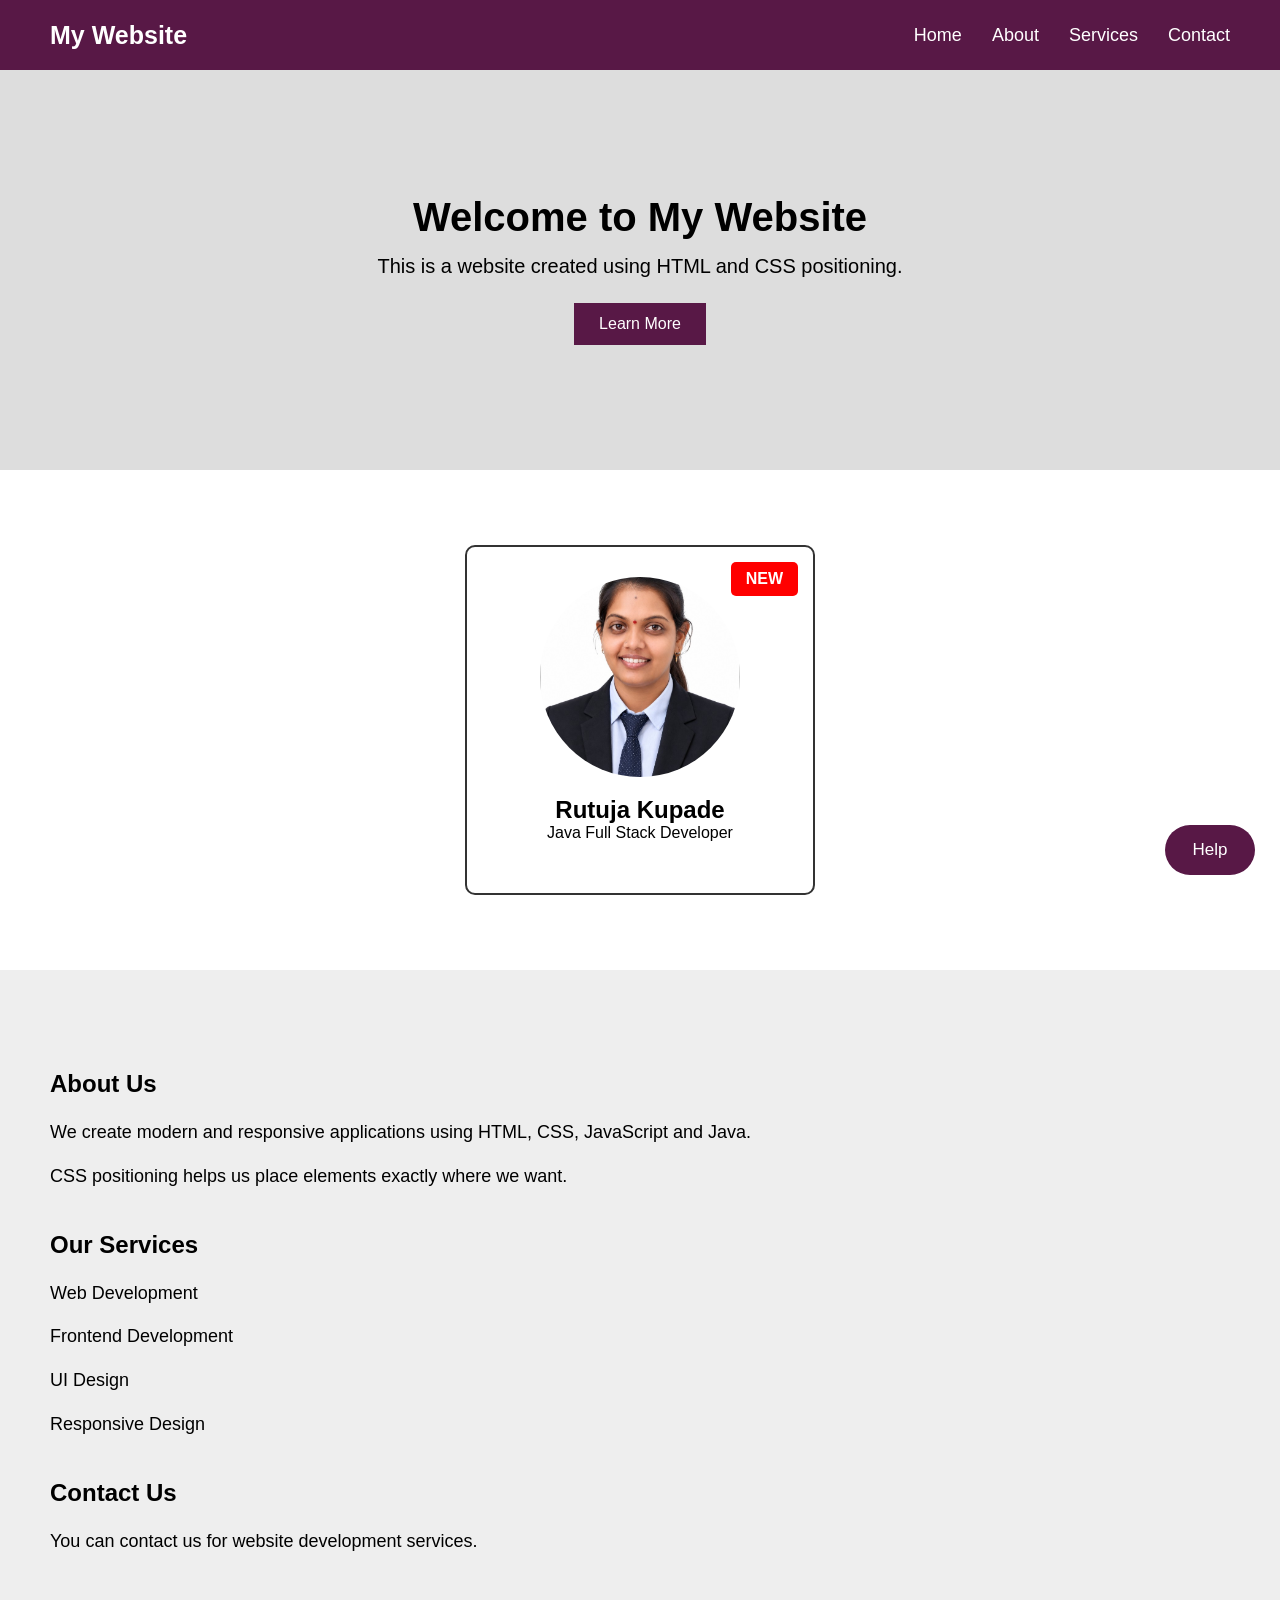
<file: CSS_Positioning_task/task2/index.html>
<!DOCTYPE html>
<html lang="en">

<head>
    <meta charset="UTF-8">
    <meta name="viewport" content="width=device-width, initial-scale=1.0">

    <title>CSS Positions</title>

    <link rel="stylesheet" href="style.css">
</head>

<body>

    <!-- Header -->
    <header class="header">

        <div class="logo">
            My Website
        </div>

        <nav>
            <a href="#">Home</a>
            <a href="#">About</a>
            <a href="#">Services</a>
            <a href="#">Contact</a>
        </nav>

    </header>


    <!-- Main Section -->

    <section class="main-section">

        <h1>Welcome to My Website</h1>

        <p>
            This is a website created using HTML and CSS positioning.
        </p>

        <button>Learn More</button>

    </section>


    <!-- Image / Card Section -->

    <section class="card-section">

        <div class="card">

            <!-- Absolute Position -->

            <span class="new">
                NEW
            </span>

            <img src="./RutujaK.jpg" alt="Profile Image">

            <h2>Rutuja Kupade</h2>

            <p>Java Full Stack Developer</p>

        </div>

    </section>


    <!-- Content -->

    <section class="content">

        <h2>About Us</h2>

        <p>
            We create modern and responsive applications using HTML, CSS, JavaScript and Java.
        </p>

        <p>
            CSS positioning helps us place elements exactly where we want.
        </p>

        <h2>Our Services</h2>

        <p>Web Development</p>
        <p>Frontend Development</p>
        <p>UI Design</p>
        <p>Responsive Design</p>

        <h2>Contact Us</h2>

        <p>
            You can contact us for website development services.
        </p>

    </section>


    <!-- Fixed Button -->

    <button class="help">
        Help
    </button>

</body>

</html>
</file>
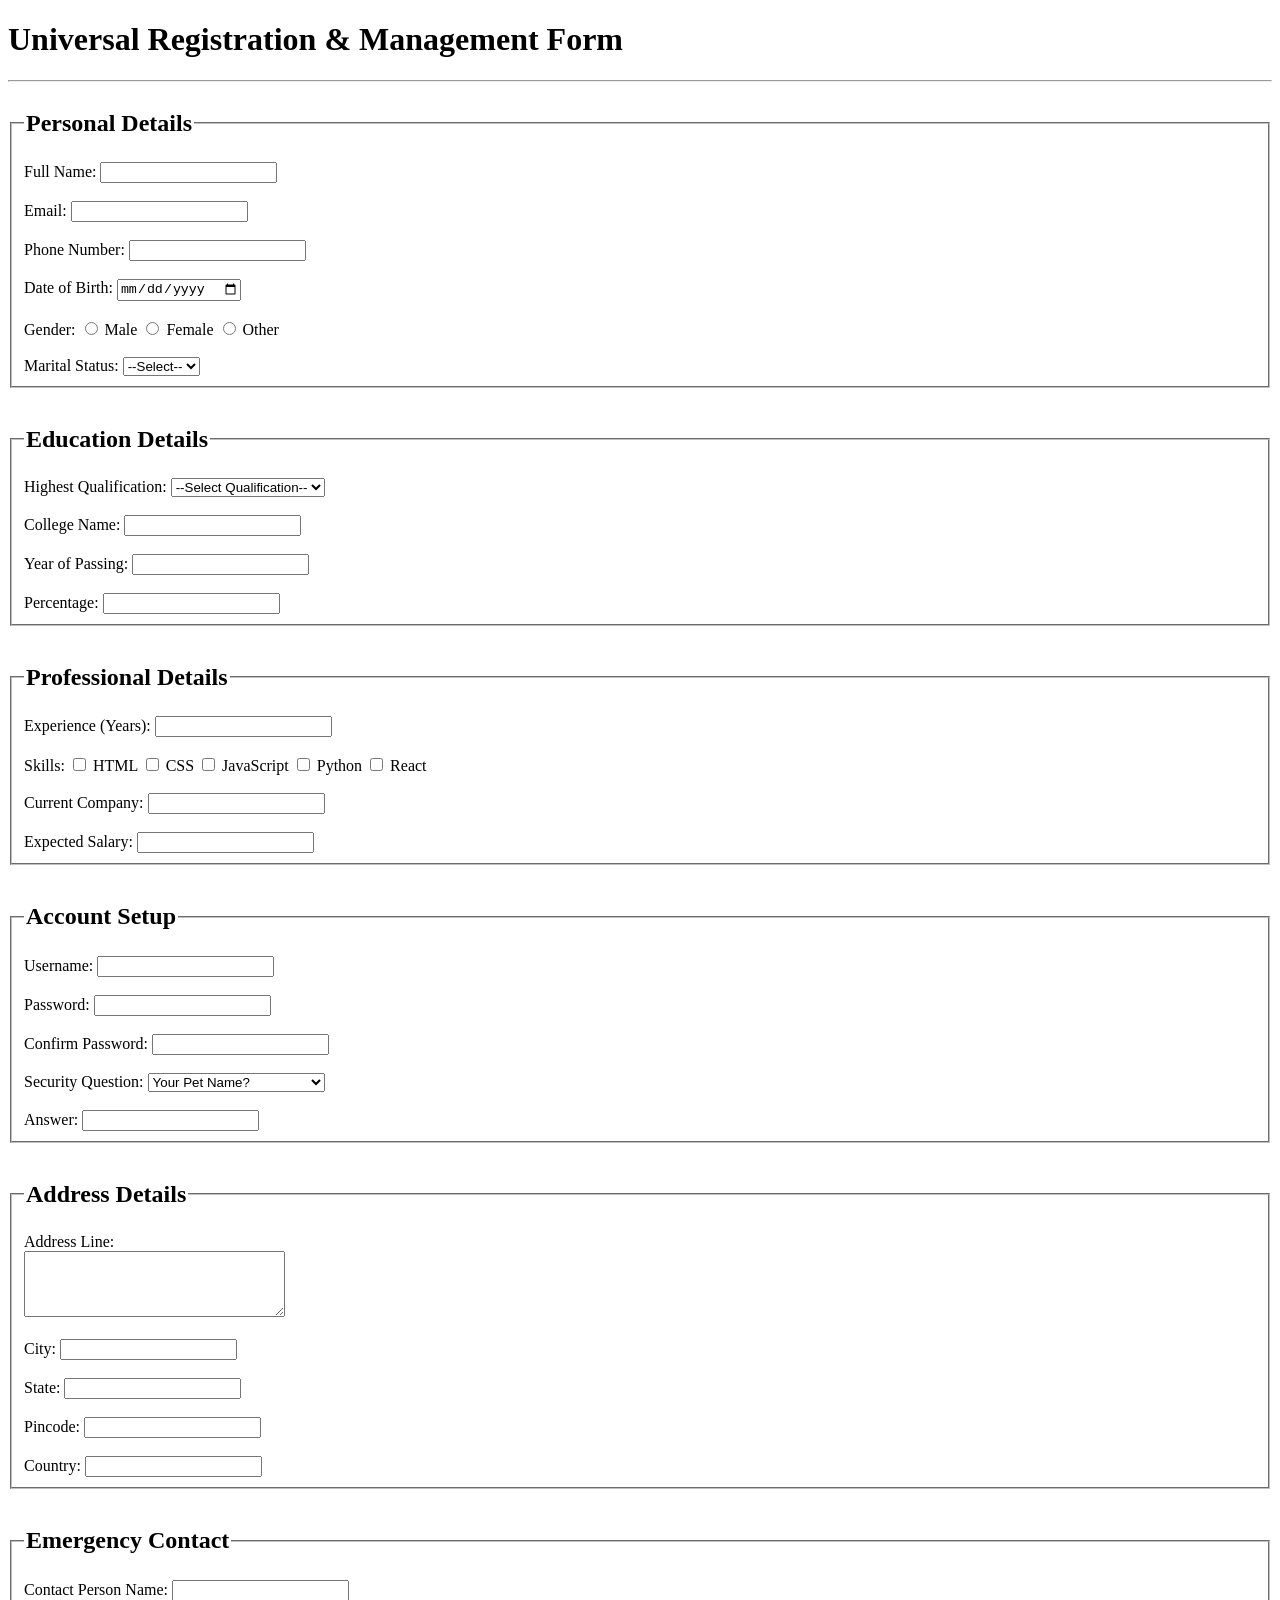
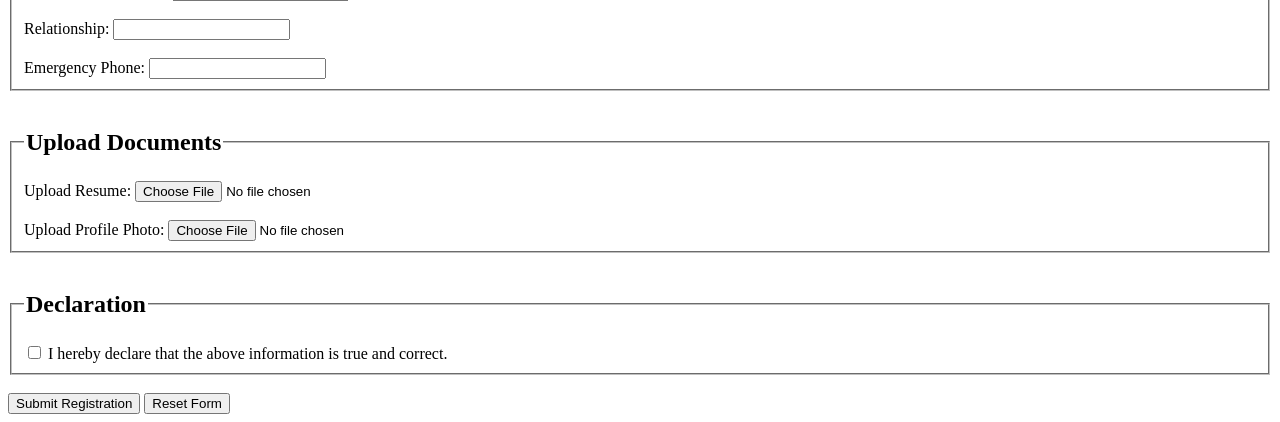
<file: HTML_training/form.html>
<!DOCTYPE html>
<html lang="en">
<head>
    <meta charset="UTF-8">
    <meta name="viewport" content="width=device-width, initial-scale=1.0">
    <title>Form</title>
</head>
<body>
    <!--day2 02-09-2026 html form-->
    <h1>Universal Registration & Management Form</h1>
    <hr>
    <form action="submit">
        <!--Personal details-->
        <fieldset>
            <legend><h2>Personal Details</h2></legend>

            <label for="fullname">Full Name:</label>
            <input type="text" id="fullname" name="fullname" required>
            <br><br>

            <label for="email">Email:</label>
            <input type="email" id="email" name="email" required>
            <br><br>

            <label for="phone">Phone Number:</label>
            <input type="tel" id="phone" name="phone">
            <br><br>

            <label for="dob">Date of Birth:</label>
            <input type="date" id="dob" name="dob">
            <br><br>

            <label>Gender:</label>
            <input type="radio" id="male" name="gender" value="male">
            <label for="male">Male</label>

            <input type="radio" id="female" name="gender" value="female">
            <label for="female">Female</label>

            <input type="radio" id="other" name="gender" value="other">
            <label for="other">Other</label>
            <br><br>

            <label for="marital">Marital Status:</label>
            <select id="marital" name="marital">
                <option value="">--Select--</option>
                <option value="single">Single</option>
                <option value="married">Married</option>
                <option value="divorced">Divorced</option>
            </select>

        </fieldset>

        <br>
        <!-- Education Details -->
        <fieldset>
            <legend><h2>Education Details</h2></legend>

            <label for="qualification">Highest Qualification:</label>
            <select id="qualification" name="qualification">
                <option value="">--Select Qualification--</option>
                <option value="10th">10th</option>
                <option value="12th">12th</option>
                <option value="diploma">Diploma</option>
                <option value="graduation">Graduation</option>
                <option value="postgraduation">Post Graduation</option>
            </select>
            <br><br>

            <label for="college">College Name:</label>
            <input type="text" id="college" name="college">
            <br><br>

            <label for="passing">Year of Passing:</label>
            <input type="number" id="passing" name="passing">
            <br><br>

            <label for="percentage">Percentage:</label>
            <input type="number" id="percentage" name="percentage">
            
        </fieldset>

        <br>
        <!-- Professional Details -->
        <fieldset>
            <legend><h2>Professional Details</h2></legend>

            <label for="experience">Experience (Years):</label>
            <input type="number" id="experience" name="experience">
            <br><br>

            <label>Skills:</label>

            <input type="checkbox" id="html" name="skills" value="HTML">
            <label for="html">HTML</label>

            <input type="checkbox" id="css" name="skills" value="CSS">
            <label for="css">CSS</label>

            <input type="checkbox" id="javascript" name="skills" value="JavaScript">
            <label for="javascript">JavaScript</label>

            <input type="checkbox" id="python" name="skills" value="Python">
            <label for="python">Python</label>

            <input type="checkbox" id="react" name="skills" value="React">
            <label for="react">React</label>
            <br><br>

            <label for="company">Current Company:</label>
            <input type="text" id="company" name="company">
            <br><br>

            <label for="salary">Expected Salary:</label>
            <input type="text" id="salary" name="salary">

        </fieldset>

        <br>

        <!-- Account Setup -->
        <fieldset>
            <legend><h2>Account Setup</h2></legend>

            <label for="username">Username:</label>
            <input type="text" id="username" name="username">
            <br><br>

            <label for="password">Password:</label>
            <input type="password" id="password" name="password" required>
            <br><br>

            <label for="confirmPassword">Confirm Password:</label>
            <input type="password" id="confirmPassword" name="confirmPassword" required>
            <br><br>

            <label for="security">Security Question:</label>
            <select id="security" name="security">
                <option value="name">Your Pet Name?</option>
                <option value="school">Your School Name?</option>
                <option value="city">Your Birth City?</option>
                <option value="friend">Your Best Friend's Name?</option>
            </select>
            <br><br>

            <label for="answer">Answer:</label>
            <input type="text" id="answer" name="answer">

        </fieldset>

        <br>
        <!-- Address Details -->
        <fieldset>
            <legend><h2>Address Details</h2></legend>

            <label for="address">Address Line:</label>
            <br>
            <textarea id="address" name="address" rows="4" cols="30"></textarea>
            <br><br>

            <label for="city">City:</label>
            <input type="text" id="city" name="city">
            <br><br>

            <label for="state">State:</label>
            <input type="text" id="state" name="state">
            <br><br>

            <label for="pincode">Pincode:</label>
            <input type="text" id="pincode" name="pincode">
            <br><br>

            <label for="country">Country:</label>
            <input type="text" id="country" name="country">

        </fieldset>

        <br>

        <!-- Emergency Contact -->
        <fieldset>
            <legend><h2>Emergency Contact</h2></legend>

            <label for="contactName">Contact Person Name:</label>
            <input type="text" id="contactName" name="contactName">
            <br><br>

            <label for="relationship">Relationship:</label>
            <input type="text" id="relationship" name="relationship">
            <br><br>

            <label for="emergencyPhone">Emergency Phone:</label>
            <input type="tel" id="emergencyPhone" name="emergencyPhone">

        </fieldset>

        <br>

        <!-- Upload Documents -->
        <fieldset>
            <legend><h2>Upload Documents</h2></legend>

            <label for="resume">Upload Resume:</label>
            <input type="file" id="resume" name="resume">
            <br><br>

            <label for="photo">Upload Profile Photo:</label>
            <input type="file" id="photo" name="photo">

        </fieldset>

        <br>

        <!-- Declaration -->
        <fieldset>
            <legend><h2>Declaration</h2></legend>

            <input type="checkbox" id="declaration" name="declaration">
            <label for="declaration">
                I hereby declare that the above information is true and correct.
            </label>

        </fieldset>

        <br>

        <button type="submit">Submit Registration</button>
        <button type="reset">Reset Form</button>
    </form>
</body>
</html>
</file>
<file: CSS_Cards_task/style.css>
* {
    margin: 0;
    padding: 0;
    box-sizing: border-box;
}
/* Body */
body {
    font-family: Arial, sans-serif;
    background-color: #f2f2f2;
    display: flex;
    justify-content: center;
    align-items: center;
    min-height: 100vh;
}
/* Product Card */
.productCard {
    width: 350px;
    background-color: white;
    padding: 20px;
    text-align: center;
    border-radius: 12px;
    box-shadow: 0 4px 12px rgba(0, 0, 0, 0.20);
    transition: box-shadow 0.4s ease-in-out;
}
/* Card Hover */
.productCard:hover {
    box-shadow: 0 12px 30px rgba(0, 0, 0, 0.35);
}
/* Image Container */
.imageContainer {
    width: 310px;
    height: 280px;
    overflow: hidden;
    border-radius: 10px;
    background-color: #fafafa;
}
/* Product Image */
.imageContainer img {
    width: 100%;
    height: 100%;
    object-fit: contain;
    transition: transform 0.4s ease-in-out;
}
/* Image Zoom on Hover */
.imageContainer img:hover {
    transform: scale(1.08);
}
/* Product Name */
.productCard h2 {
    margin-top: 18px;
    margin-bottom: 10px;
    font-size: 24px;
}
/* Price */
.price {
    font-size: 22px;
    font-weight: bold;
    margin-bottom: 18px;
}
/* Buy Now Button */
button {
    padding: 12px 28px;
    border: none;
    border-radius: 6px;
    background-color: black;
    color: white;
    font-size: 16px;
    font-weight: bold;
    cursor: pointer;
    transition:
        background-color 0.3s ease,
        color 0.3s ease,
        transform 0.3s ease-in-out;
}


/* Button Hover */
button:hover {
    background-color: orange;
    color: black;
    transform: translateY(-4px);
}
</file>
<file: CSS_flexbox_task/style.css>
/* * univeral selector */
* {
    margin: 0;
    padding: 0;
    box-sizing: border-box;
}
body {
    font-family: Arial, Helvetica, sans-serif;
    background-color: #eeeeee;
}
/*used display flex for header*/
.header {
    height: 90px;
    background-color: #5c043d;
    display: flex;
    justify-content: space-between;
    align-items: center;
    padding: 0 30px;
}
/* Logo */
.logo {
    color: white;
    font-size: 30px;
    font-weight: bold;
}
/*used flex for navbar*/
.navbar {
    display: flex;
    gap: 50px;
    align-items: center;
}
.navbar a {
    color: white;
    text-decoration: none;
    font-size: 23px;
}
/*used flex for align cards and sidebar */
.main-container {
    display: flex;
    height: 700px;
}
/* used flex basis,direction for sidebar*/
.sidebar {
    background-color: #384963;
    flex-basis: 400px;
    flex-shrink: 0;
    display: flex;
    flex-direction: column;
    gap: 40px;
    padding: 50px 28px;
}
.sidebar a {
    color: white;
    text-decoration: none;
    font-size: 24px;
}
/*cards used flex grow*/
.content {
    flex-grow: 1;
    padding: 43px;
}
/*display flex wrap */
.cards {
    display: flex;
    flex-wrap: wrap;
    gap: 30px;
}
/* card */
.card {
    height: 206px;
    flex-basis: 250px;
    flex-grow: 1;
    flex-shrink: 1;
    background-color: #d94e57;
    border-radius: 17px;
    color: white;
    font-size: 30px;
    display: flex;
    justify-content: center;
    align-items: center;
}
</file>
<file: CSS_Grid_Task/style.css>
* {
    margin: 0;
    padding: 0;
    box-sizing: border-box;
}

body {
    background-color: #413d3d;
}

.container {
    height: 100vh;
    display: grid;
    grid-template-columns: 1fr 1fr 0.64fr 1fr 1fr;
    grid-template-rows: 132px 187px 145px;
    gap: 15px;
    padding: 10px 8px;
}

.box {
    width: 100%;
    height: 100%;
}

.red1 {
    background-color: #f1463d;
    grid-column: 1;
    grid-row: 1 / 3;
}

.cyan1 {
    background-color: #2cc4cf;
    grid-column: 2 / 4;
    grid-row: 1;
}

.gold1 {
    background-color: #d6b269;
    grid-column: 4 / 6;
    grid-row: 1;
}

.white1 {
    background-color: white;
    grid-column: 1;
    grid-row: 3;
}

.gold2 {
    background-color: #d6b269;
    grid-column: 2;
    grid-row: 2;
}

.white2 {
    background-color: white;
    grid-column: 3 / 5;
    grid-row: 2;
}

.red2 {
    background-color: #f1463d;
    grid-column: 5;
    grid-row: 2 / 4;
}


.red3 {
    background-color: #f1463d;
    grid-column: 2 / 4;
    grid-row: 3;
}

.cyan2 {
    background-color: #2cc4cf;
    grid-column: 4;
    grid-row: 3;
}

.red4 {
    background-color: #f1463d;
    grid-column: 5;
    grid-row: 3;
}
</file>
<file: HTML_CSS_Website_Task/style.css>
/* universal selector*/

* {
    margin: 0;
    padding: 0;
    box-sizing: border-box;
}

html {
    scroll-behavior: smooth;
}

body {
    font-family: Arial, Helvetica, sans-serif;
    color: #17324d;
    background-color: white;
    line-height: 1.6;
}

a {
    text-decoration: none;
}

ul {
    list-style: none;
}


/* header */

.header {
    background-color: white;
    position: sticky;
    top: 0;
    z-index: 1000;

    box-shadow: 0 2px 10px rgba(0, 0, 0, 0.08);
}


/* navbar */

.navbar {
    max-width: 1200px;
    margin: auto;

    height: 75px;

    padding: 0 20px;

    display: flex;
    align-items: center;
    justify-content: space-between;
}

.logo {
    color: #087ea4;
    font-size: 24px;
}


/* NAV LINKS */

.nav-links {
    display: flex;
    gap: 25px;
}

.nav-links a {
    color: #17324d;
    font-size: 15px;

    transition: 0.3s;
}

.nav-links a:hover {
    color: #087ea4;
}


/* NAV BUTTON */

.appointment-button {
    background-color: #087ea4;
    color: white;

    padding: 10px 18px;

    border-radius: 5px;

    font-size: 14px;

    transition: 0.3s;
}

.appointment-button:hover {
    background-color: #05627f;
}


/* HERO section*/

.hero {
    max-width: 1200px;
    min-height: 600px;

    margin: auto;

    padding: 70px 20px;

    display: flex;
    align-items: center;

    gap: 50px;
}

.hero-content {
    flex: 1;
}

.small-heading {
    color: #087ea4;

    font-size: 14px;
    font-weight: bold;

    letter-spacing: 1px;

    margin-bottom: 15px;
}

.hero h1 {
    font-size: 55px;
    line-height: 1.1;

    margin-bottom: 20px;
}

.hero h1 span {
    color: #087ea4;
    display: block;
}

.hero-content > p:not(.small-heading) {
    color: #64748b;

    max-width: 550px;

    font-size: 17px;

    margin-bottom: 30px;
}


/* HERO BUTTONS */

.hero-buttons {
    display: flex;
    gap: 15px;

    margin-bottom: 35px;
}

.primary-button,
.secondary-button {
    display: inline-block;

    padding: 12px 22px;

    border-radius: 5px;

    font-weight: bold;

    transition: 0.3s;
}

.primary-button {
    background-color: #087ea4;
    color: white;
}

.primary-button:hover {
    background-color: #05627f;
    transform: translateY(-3px);
}

.secondary-button {
    border: 2px solid #087ea4;
    color: #087ea4;
}

.secondary-button:hover {
    background-color: #087ea4;
    color: white;
}


/* HOSPITAL INFORMATION */

.hospital-info {
    display: flex;
    gap: 45px;
}

.hospital-info h3 {
    color: #087ea4;
    font-size: 25px;
}

.hospital-info p {
    color: #64748b;
    font-size: 13px;
}


/* HERO IMAGE */

.hero-image {
    flex: 1;

    display: flex;
    justify-content: center;
}

.hero-image img {
    width: 480px;
    height: 520px;

    object-fit: cover;

    border-radius: 20px;

    animation: doctorMove 4s ease-in-out infinite;
}


/* ANIMATION */

@keyframes doctorMove {

    0% {
        transform: translateY(0);
    }

    50% {
        transform: translateY(-12px);
    }

    100% {
        transform: translateY(0);
    }

}


/* COMMON SECTION*/

.about,
.services,
.departments,
.doctors,
.facilities,
.testimonials,
.contact {
    padding: 90px 20px;
}

.section-heading {
    max-width: 700px;

    margin: 0 auto 50px;

    text-align: center;
}

.section-title {
    color: #087ea4;

    font-size: 13px;

    font-weight: bold;

    letter-spacing: 1px;

    margin-bottom: 10px;
}

.section-heading h2 {
    font-size: 38px;

    margin-bottom: 12px;
}

.section-heading > p:last-child {
    color: #64748b;
}


/* ABOUT */

.about {
    max-width: 1200px;
    margin: auto;

    display: flex;
    align-items: center;

    gap: 60px;
}

.about-image {
    flex: 1;
}

.about-image img {
    width: 100%;
    height: 420px;

    object-fit: cover;

    border-radius: 15px;
}

.about-content {
    flex: 1;
}

.about-content h2 {
    font-size: 38px;

    line-height: 1.2;

    margin-bottom: 20px;
}

.about-content h2 span {
    color: #087ea4;
}

.about-content p {
    color: #64748b;

    margin-bottom: 15px;
}

.about-content .primary-button {
    margin-top: 15px;
}


/* SERVICES */

.services {
    background-color: #f1f9fc;
}

.service-container {
    max-width: 1200px;

    margin: auto;

    display: grid;

    grid-template-columns: repeat(4, 1fr);

    gap: 25px;
}

.service-card {
    background-color: white;

    padding: 30px;

    border-radius: 10px;

    box-shadow: 0 5px 20px rgba(0, 0, 0, 0.07);

    transition: 0.3s;
}

.service-card:hover {
    transform: translateY(-8px);

    box-shadow: 0 12px 30px rgba(0, 0, 0, 0.12);
}

.service-card h3 {
    margin-bottom: 15px;
}

.service-card p {
    color: #64748b;

    font-size: 14px;

    margin-bottom: 20px;
}

.service-card a {
    color: #087ea4;

    font-weight: bold;

    font-size: 14px;
}


/* DEPARTMENTS */

.department-container {
    max-width: 1200px;

    margin: auto;

    display: grid;

    grid-template-columns: repeat(3, 1fr);

    gap: 25px;
}

.department-card {
    padding: 30px;

    border: 1px solid #dceef3;

    border-radius: 10px;

    transition: 0.3s;
}

.department-card:hover {
    background-color: #f1f9fc;

    transform: translateY(-6px);
}

.department-card h3 {
    margin-bottom: 12px;
}

.department-card p {
    color: #64748b;

    font-size: 14px;

    margin-bottom: 15px;
}

.department-card a {
    color: #087ea4;

    font-size: 14px;

    font-weight: bold;
}


/*  DOCTORS */

.doctors {
    background-color: #f1f9fc;
}

.doctor-container {
    max-width: 1200px;

    margin: auto;

    display: grid;

    grid-template-columns: repeat(4, 1fr);

    gap: 25px;
}

.doctor-card {
    background-color: white;

    border-radius: 10px;

    overflow: hidden;

    box-shadow: 0 5px 20px rgba(0, 0, 0, 0.08);

    transition: 0.3s;
}

.doctor-card:hover {
    transform: translateY(-8px);
}

.doctor-card img {
    width: 100%;
    height: 300px;

    object-fit: cover;
}

.doctor-details {
    padding: 20px;
}

.doctor-details h3 {
    margin-bottom: 5px;
}

.doctor-details p {
    color: #64748b;

    margin-bottom: 10px;
}

.doctor-details a {
    color: #087ea4;

    font-size: 14px;

    font-weight: bold;
}


/*FACILITIES */

.facility-container {
    max-width: 1200px;

    margin: auto;

    display: grid;

    grid-template-columns: repeat(3, 1fr);

    gap: 25px;
}

.facility-card {
    border-radius: 10px;

    overflow: hidden;

    box-shadow: 0 5px 20px rgba(0, 0, 0, 0.08);

    background-color: white;

    transition: 0.3s;
}

.facility-card:hover {
    transform: translateY(-6px);
}

.facility-card img {
    width: 100%;
    height: 230px;

    object-fit: cover;
}

.facility-card h3 {
    padding: 18px 20px 5px;
}

.facility-card p {
    color: #64748b;

    padding: 0 20px 20px;

    font-size: 14px;
}


/*APPOINTMENT*/

.appointment {
    max-width: 1200px;

    margin: 50px auto;

    padding: 70px 50px;

    background-color: #eaf7fb;

    border-radius: 15px;

    display: flex;

    gap: 60px;

    align-items: center;
}

.appointment-content {
    flex: 1;
}

.appointment-content h2 {
    font-size: 38px;

    line-height: 1.2;

    margin-bottom: 20px;
}

.appointment-content h2 span {
    color: #087ea4;
}

.appointment-content p:last-child {
    color: #64748b;
}

.appointment-form {
    flex: 1;
}

.form-row {
    display: flex;

    gap: 15px;

    margin-bottom: 15px;
}

.appointment-form input,
.appointment-form select,
.appointment-form textarea {
    width: 100%;

    padding: 13px;

    border: 1px solid #d5e3e8;

    border-radius: 5px;

    font-family: Arial, Helvetica, sans-serif;

    outline: none;
}

.appointment-form input:focus,
.appointment-form select:focus,
.appointment-form textarea:focus {
    border-color: #087ea4;
}

.appointment-form textarea {
    height: 120px;

    resize: none;

    margin-bottom: 15px;
}

.appointment-form button {
    width: 100%;

    padding: 13px;

    border: none;

    border-radius: 5px;

    background-color: #087ea4;

    color: white;

    font-size: 15px;

    font-weight: bold;

    cursor: pointer;

    transition: 0.3s;
}

.appointment-form button:hover {
    background-color: #05627f;
}


/*TESTIMONIALS */

.testimonials {
    background-color: #f1f9fc;
}

.testimonial-container {
    max-width: 1100px;

    margin: auto;

    display: grid;

    grid-template-columns: repeat(3, 1fr);

    gap: 25px;
}

.testimonial-card {
    background-color: white;

    padding: 30px;

    border-radius: 10px;

    box-shadow: 0 5px 20px rgba(0, 0, 0, 0.07);

    transition: 0.3s;
}

.testimonial-card:hover {
    transform: translateY(-5px);
}

.testimonial-card p {
    color: #64748b;

    margin-bottom: 20px;
}

.testimonial-card h3 {
    margin-bottom: 3px;
}

.testimonial-card span {
    color: #087ea4;

    font-size: 14px;
}


/*CONTACT */

.contact-container {
    max-width: 1000px;

    margin: auto;

    display: grid;

    grid-template-columns: repeat(3, 1fr);

    gap: 25px;
}

.contact-card {
    text-align: center;

    padding: 30px;

    border: 1px solid #dceef3;

    border-radius: 10px;
}

.contact-card h3 {
    margin-bottom: 10px;
}

.contact-card p {
    color: #64748b;
}


/* FOOTER */

.footer {
    background-color: #17324d;

    color: white;

    padding: 60px 20px 20px;
}

.footer-container {
    max-width: 1200px;

    margin: auto;

    display: grid;

    grid-template-columns: 2fr 1fr 1fr 1fr;

    gap: 40px;
}

.footer-container h2 {
    margin-bottom: 15px;
}

.footer-container h3 {
    margin-bottom: 15px;
}

.footer-container p {
    color: #cbd5e1;

    font-size: 14px;

    margin-bottom: 8px;
}

.footer-links {
    display: flex;

    flex-direction: column;
}

.footer-container a {
    color: #cbd5e1;

    font-size: 14px;

    margin-bottom: 8px;

    transition: 0.3s;
}

.footer-container a:hover {
    color: white;
}

.footer-bottom {
    max-width: 1200px;

    margin: 40px auto 0;

    padding-top: 20px;

    border-top: 1px solid #385066;

    text-align: center;
}

.footer-bottom p {
    color: #cbd5e1;

    font-size: 13px;
}


/*TABLET */

@media (max-width: 900px) {

    .nav-links {
        gap: 12px;
    }

    .nav-links a {
        font-size: 13px;
    }

    .appointment-button {
        display: none;
    }

    .hero h1 {
        font-size: 45px;
    }

    .hero-image img {
        width: 380px;
        height: 450px;
    }

    .service-container {
        grid-template-columns: repeat(2, 1fr);
    }

    .doctor-container {
        grid-template-columns: repeat(2, 1fr);
    }

    .department-container {
        grid-template-columns: repeat(2, 1fr);
    }

    .facility-container {
        grid-template-columns: repeat(2, 1fr);
    }

    .appointment {
        margin: 30px 20px;
    }

    .footer-container {
        grid-template-columns: repeat(2, 1fr);
    }

}


/* MOBILE */

@media (max-width: 600px) {

    .navbar {
        height: auto;

        padding: 18px 15px;

        flex-direction: column;

        gap: 15px;
    }

    .nav-links {
        width: 100%;

        justify-content: center;

        flex-wrap: wrap;

        gap: 12px;
    }

    .hero {
        padding: 50px 20px;

        flex-direction: column;

        text-align: center;
    }

    .hero h1 {
        font-size: 40px;
    }

    .hero-content > p:not(.small-heading) {
        font-size: 15px;
    }

    .hero-buttons {
        justify-content: center;

        flex-wrap: wrap;
    }

    .hospital-info {
        justify-content: center;

        gap: 25px;
    }

    .hero-image img {
        width: 100%;

        height: 400px;
    }

    .about {
        flex-direction: column;

        padding: 60px 20px;

        gap: 30px;
    }

    .about-image img {
        height: 300px;
    }

    .about-content h2 {
        font-size: 30px;
    }

    .service-container,
    .department-container,
    .doctor-container,
    .facility-container,
    .testimonial-container,
    .contact-container {
        grid-template-columns: 1fr;
    }

    .section-heading h2 {
        font-size: 30px;
    }

    .appointment {
        flex-direction: column;

        margin: 20px;

        padding: 40px 20px;
    }

    .form-row {
        flex-direction: column;
    }

    .footer-container {
        grid-template-columns: 1fr;

        text-align: center;
    }

}
</file>
<file: CSS_Box_Model_task/EmpId/style.css>
* {
    margin: 0;
    padding: 0;
    box-sizing: border-box;
}
body {
    font-family: Arial, Helvetica, sans-serif;
    background-color: #eeeeee;
}
.profile-card{
    width: 450px;
    text-align: center;
    padding: 45px;
    border: 1px solid #dddddd;
    margin: 70px auto;
    background-color: white;

    border-radius: 15px;

    box-shadow: 0 5px 15px #bbbbbb;

}
.profile-image{
    width: 120px;
    height: 120px;

    border: 4px solid #dddddd;

    border-radius: 50%;

    margin-bottom: 25px;
}
.profile-card h1 {
    margin-bottom: 10px;
    font-size: 32px;
}
.profile-card h2 {
    color: #444444;
    font-weight: normal;

    margin-bottom: 25px;
}
.profile-card p {
    font-size: 20px;

    line-height: 1.3;

    margin-bottom: 35px;
}
.profile-card button {
    width: 100%;

    padding: 15px;

    border: none;

    border-radius: 7px;

    background-color: #087ff5;

    color: white;

    font-size: 24px;
}
</file>
<file: CSS_Box_Model_task/StudentId/style.css>
* {
    margin: 0;
    padding: 0;
    box-sizing: border-box;
}

body {
    font-family: Arial, Helvetica, sans-serif;
    background-color: #eeeeee;
}

.id-card {

    width: 500px;

    background-color: white;

    border: 5px solid #30445a;

    border-radius: 15px;

    padding: 55px 30px;

    margin: 20px auto;

    text-align: center;
}

.id-card h1 {
    font-size: 32px;

    margin-bottom: 30px;
}

.card-title {
    font-size: 20px;

    margin-bottom: 25px;
}


.id-card hr {
    border: none;

    border-top: 3px solid #cccccc;

    margin: 20px 0;
}



.student-image {
    width: 170px;
    height: 170px;

    border: 4px solid #3498db;

    border-radius: 50%;

    margin: 20px 0;
}



.id-card h2 {
    margin-bottom: 25px;
}



.student-details {

    text-align: left;

    padding: 20px;

    border: 1px dashed #cccccc;

    margin-bottom: 20px;
}



.student-details p {
    margin-bottom: 10px;

    font-size: 18px;
}

.valid {
    margin: 30px 0 20px;

    font-size: 18px;
}
</file>
<file: CSS_Positioning_task/task1/style.css>
* {
    margin: 0;
    padding: 0;
    box-sizing: border-box;
}
/* Body */
body {
    font-family: Arial, Helvetica, sans-serif;
}

/* Sticky Header */
/*used sticky position*/
.header {
    position: sticky;
    top: 0;
    height: 70px;
    background-color: rgb(109, 69, 69);
    color: rgb(0, 0, 0);
    display: flex;
    justify-content: center;
    align-items: center;
}
/* Image Section */
/* used relative position */

.image-section {
    width: 100%;
    height: 800px;

    padding-top: 50px;
    margin-bottom: 40px;
    padding-left: 20px;
    padding-right: 20px;
}


/* Images */
/* used absolute position */

.image-section img {
    top: 50px;
    left: 0;

    width: 100%;
    height: 750px;
    object-fit: cover;

    display: block;

    border: 8px solid rgb(0, 0, 0);
    border-radius: 35%;
}
</file>
<file: CSS_Positioning_task/task2/style.css>
* {
    margin: 0;
    padding: 0;
    box-sizing: border-box;
}


/* Body */

body {
    font-family: Arial, Helvetica, sans-serif;
    background-color: #f2f2f2;
}

/* STICKY HEADER */
.header {

    position: sticky;
    top: 0;

    height: 70px;

    background-color: rgb(88, 24, 70);
    color: white;

    display: flex;
    justify-content: space-between;
    align-items: center;

    padding: 0 50px;
}


/* Logo */

.logo {
    font-size: 25px;
    font-weight: bold;
}


/* Navigation */

nav {
    display: flex;
    gap: 30px;
}


nav a {
    color: white;
    text-decoration: none;
    font-size: 18px;
}



/* MAIN SECTION */


.main-section {

    height: 400px;

    display: flex;
    flex-direction: column;

    justify-content: center;
    align-items: center;

    text-align: center;

    background-color: #ddd;
}


.main-section h1 {
    font-size: 40px;
    margin-bottom: 15px;
}


.main-section p {
    font-size: 20px;
    margin-bottom: 25px;
}


.main-section button {

    padding: 12px 25px;

    border: none;

    background-color: rgb(88, 24, 70);
    color: white;

    font-size: 16px;

    cursor: pointer;
}



/* CARD SECTION */


.card-section {

    height: 500px;

    display: flex;
    justify-content: center;
    align-items: center;

    background-color: white;
}


/* Relative Position */

.card {

    position: relative;

    width: 350px;
    height: 350px;

    padding: 30px;

    text-align: center;

    border: 2px solid #333;

    border-radius: 10px;

    background-color: white;
}


/* Image */

.card img {

    width: 200px;
    height: 200px;

    object-fit: cover;

    border-radius: 50%;

    margin-bottom: 15px;
}



/* ABSOLUTE POSITION */


.new {

    position: absolute;

    top: 15px;
    right: 15px;

    background-color: red;
    color: white;

    padding: 8px 15px;

    border-radius: 5px;

    font-weight: bold;
}


/* CONTENT */


.content {

    min-height: 1000px;

    padding: 60px 50px;

    background-color: #eeeeee;
}


.content h2 {

    margin-bottom: 20px;

    margin-top: 40px;
}


.content p {

    font-size: 18px;

    margin-bottom: 15px;

    line-height: 1.6;
}


/* FIXED POSITION */


.help {

    position: fixed;

    right: 25px;
    bottom: 25px;

    width: 90px;
    height: 50px;

    border: none;

    border-radius: 25px;

    background-color:rgb(88, 24, 70);
    color: white;

    font-size: 17px;

    cursor: pointer;
}
</file>
